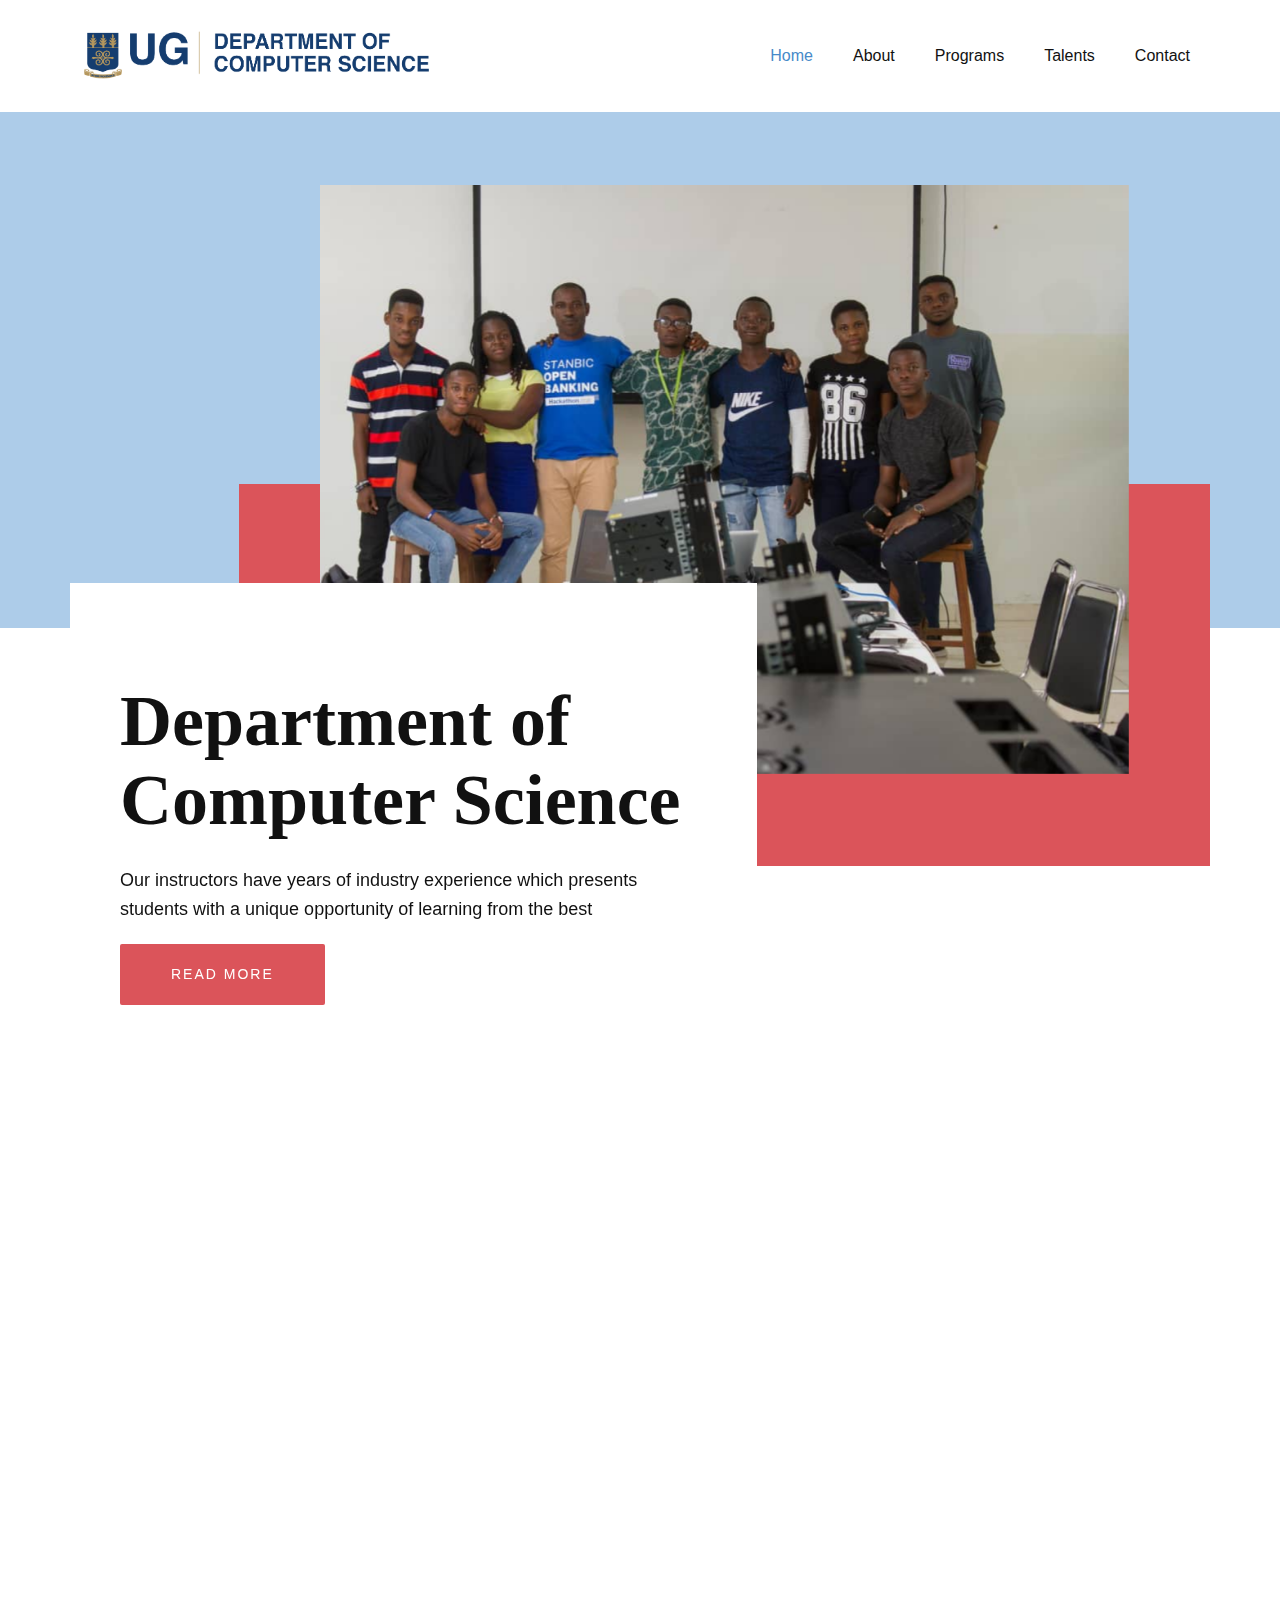
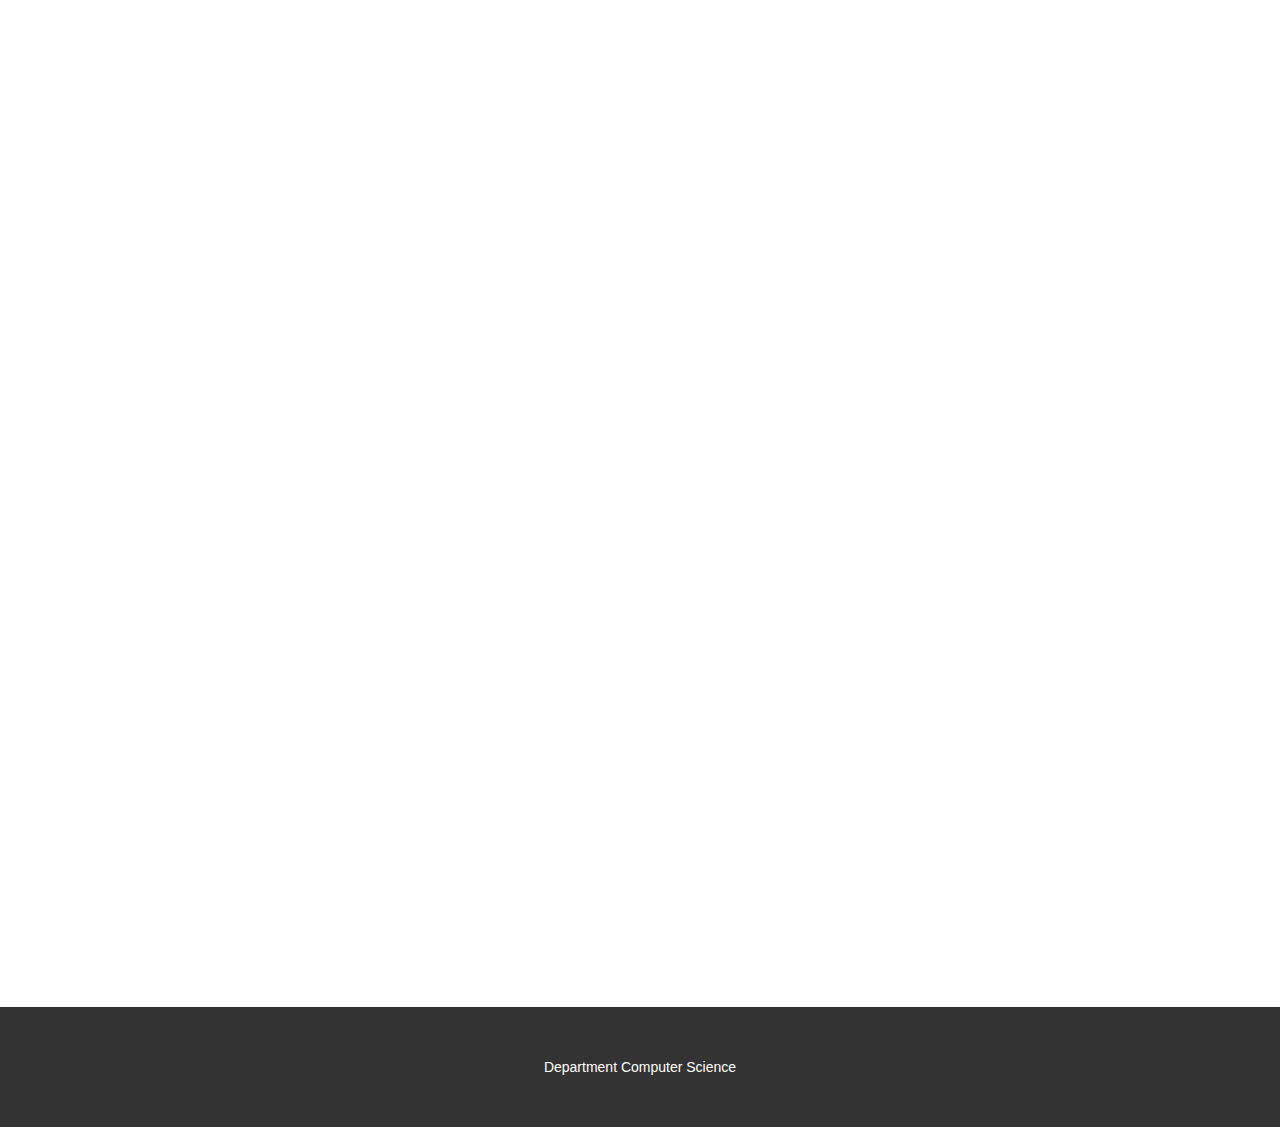
<file: index.html>
<!DOCTYPE html>
<html style="font-size: 16px;" lang="en"><head>
    <meta name="viewport" content="width=device-width, initial-scale=1.0">
    <meta charset="utf-8">
    <meta name="keywords" content="Branding agency based in London, ​Ready to get started?, ​Build your dream website today, ​We only partner with people who want to challenge their sector, ​Researchers&nbsp;Desi​gners.&nbsp;Engineers.&nbsp;Innovators., ​On a mission to make young brands heard, trusted and loved!, Contact Us">
    <meta name="description" content="">
    <title>Home</title>
    <link rel="stylesheet" href="nicepage.css" media="screen">
<link rel="stylesheet" href="Home.css" media="screen">
 <script class="u-script" type="text/javascript" src="jquery.js" defer=""></script>
    <script class="u-script" type="text/javascript" src="nicepage.js" defer=""></script>
    
  </head>
  <body data-home-page="Home.html" data-home-page-title="Home" data-path-to-root="./" data-include-products="false" class="u-body u-xl-mode" data-lang="en"><header class="u-clearfix u-header u-header" id="sec-332b"><div class="u-clearfix u-sheet u-sheet-1">
        <a href="https://nicepage.com" class="u-image u-logo u-image-1" data-image-width="1109" data-image-height="185">
          <img src="images/comScience_logo.png" class="u-logo-image u-logo-image-1">
        </a>
        <nav class="u-menu u-menu-dropdown u-offcanvas u-menu-1">
          <div class="menu-collapse" style="font-size: 1rem; letter-spacing: 0px;">
            <a class="u-button-style u-custom-left-right-menu-spacing u-custom-padding-bottom u-custom-top-bottom-menu-spacing u-nav-link u-text-active-palette-1-base u-text-hover-palette-2-base" href="#">
              <svg class="u-svg-link" viewBox="0 0 24 24"><use xmlns:xlink="http://www.w3.org/1999/xlink" xlink:href="#menu-hamburger"></use></svg>
              <svg class="u-svg-content" version="1.1" id="menu-hamburger" viewBox="0 0 16 16" x="0px" y="0px" xmlns:xlink="http://www.w3.org/1999/xlink" xmlns="http://www.w3.org/2000/svg"><g><rect y="1" width="16" height="2"></rect><rect y="7" width="16" height="2"></rect><rect y="13" width="16" height="2"></rect>
</g></svg>
            </a>
          </div>
          <div class="u-custom-menu u-nav-container">
            <ul class="u-nav u-unstyled u-nav-1"><li class="u-nav-item"><a class="u-button-style u-nav-link u-text-active-palette-1-base u-text-hover-palette-2-base" href="Home.html" style="padding: 10px 20px;">Home</a>
</li><li class="u-nav-item"><a class="u-button-style u-nav-link u-text-active-palette-1-base u-text-hover-palette-2-base" href="About.html" style="padding: 10px 20px;">About</a><div class="u-nav-popup"><ul class="u-h-spacing-20 u-nav u-unstyled u-v-spacing-10"><li class="u-nav-item"><a class="u-button-style u-nav-link u-white" href="Alumni.html">Alumni</a>
</li><li class="u-nav-item"><a class="u-button-style u-nav-link u-white" href="HoD.html">HoD</a>
</li><li class="u-nav-item"><a class="u-button-style u-nav-link u-white" href="Student-Gallery.html">Student Gallery</a>
</li></ul>
</div>
</li><li class="u-nav-item"><a class="u-button-style u-nav-link u-text-active-palette-1-base u-text-hover-palette-2-base" href="Programs.html" style="padding: 10px 20px;">Programs</a><div class="u-nav-popup"><ul class="u-h-spacing-20 u-nav u-unstyled u-v-spacing-10"><li class="u-nav-item"><a class="u-button-style u-nav-link u-white" href="Research.html">Research</a>
</li><li class="u-nav-item"><a class="u-button-style u-nav-link u-white" href="Short-Courses.html">Short Courses</a>
</li></ul>
</div>
</li><li class="u-nav-item"><a class="u-button-style u-nav-link u-text-active-palette-1-base u-text-hover-palette-2-base" href="Talents.html" style="padding: 10px 20px;">Talents</a>
</li><li class="u-nav-item"><a class="u-button-style u-nav-link u-text-active-palette-1-base u-text-hover-palette-2-base" href="Contact.html" style="padding: 10px 20px;">Contact</a>
</li></ul>
          </div>
          <div class="u-custom-menu u-nav-container-collapse">
            <div class="u-black u-container-style u-inner-container-layout u-opacity u-opacity-95 u-sidenav">
              <div class="u-inner-container-layout u-sidenav-overflow">
                <div class="u-menu-close"></div>
                <ul class="u-align-center u-nav u-popupmenu-items u-unstyled u-nav-4"><li class="u-nav-item"><a class="u-button-style u-nav-link" href="Home.html">Home</a>
</li><li class="u-nav-item"><a class="u-button-style u-nav-link" href="About.html">About</a><div class="u-nav-popup"><ul class="u-h-spacing-20 u-nav u-unstyled u-v-spacing-10"><li class="u-nav-item"><a class="u-button-style u-nav-link" href="Alumni.html">Alumni</a>
</li><li class="u-nav-item"><a class="u-button-style u-nav-link" href="HoD.html">HoD</a>
</li><li class="u-nav-item"><a class="u-button-style u-nav-link" href="Student-Gallery.html">Student Gallery</a>
</li></ul>
</div>
</li><li class="u-nav-item"><a class="u-button-style u-nav-link" href="Programs.html">Programs</a><div class="u-nav-popup"><ul class="u-h-spacing-20 u-nav u-unstyled u-v-spacing-10"><li class="u-nav-item"><a class="u-button-style u-nav-link" href="Research.html">Research</a>
</li><li class="u-nav-item"><a class="u-button-style u-nav-link" href="Short-Courses.html">Short Courses</a>
</li></ul>
</div>
</li><li class="u-nav-item"><a class="u-button-style u-nav-link" href="Talents.html">Talents</a>
</li><li class="u-nav-item"><a class="u-button-style u-nav-link" href="Contact.html">Contact</a>
</li></ul>
              </div>
            </div>
            <div class="u-black u-menu-overlay u-opacity u-opacity-70"></div>
          </div>
        </nav>
      </div></header>
    <section class="u-clearfix u-valign-middle-sm u-valign-middle-xs u-valign-top-xl u-section-1" id="sec-4023">
      <div class="u-expanded-width u-palette-1-light-2 u-shape u-shape-rectangle u-shape-1" data-animation-name="flipIn" data-animation-duration="1500" data-animation-direction="X" data-animation-delay="750"></div>
      <div class="u-palette-2-base u-shape u-shape-rectangle u-shape-2" data-animation-name="customAnimationIn" data-animation-duration="1500" data-animation-delay="500"></div>
      <img class="u-align-left u-image u-image-1" src="images/PHOTO-2019-03-04-14-42-371.jpg" data-image-width="1080" data-image-height="720" data-animation-name="customAnimationIn" data-animation-duration="1500">
      <div class="u-align-left u-container-align-left u-container-style u-group u-white u-group-1" data-animation-name="customAnimationIn" data-animation-duration="1500" data-animation-delay="500">
        <div class="u-container-layout u-valign-middle u-container-layout-1">
          <h2 class="u-align-left u-custom-font u-text u-text-1" data-animation-name="" data-animation-duration="0" data-animation-delay="0" data-animation-direction="">Department of Computer Science</h2>
          <p class="u-align-left u-text u-text-2"> Our instructors have years of industry experience which presents students with a unique opportunity of learning from the best<br>
          </p>
          <a href="About.html" class="u-active-palette-1-dark-3 u-align-left u-btn u-btn-round u-button-style u-hover-palette-1-dark-3 u-palette-2-base u-radius-2 u-btn-1">read more</a>
        </div>
      </div>
    </section>
    <section class="u-clearfix u-container-align-center u-valign-bottom u-section-2" id="sec-cd54">
      <div class="data-layout-selected u-clearfix u-expanded-width u-gutter-20 u-layout-wrap u-layout-wrap-1">
        <div class="u-layout">
          <div class="u-layout-row">
            <div class="u-size-15 u-size-30-md">
              <div class="u-layout-col">
                <div class="u-container-style u-hidden-md u-hidden-sm u-hidden-xs u-layout-cell u-size-20 u-layout-cell-1">
                  <div class="u-container-layout u-container-layout-1"></div>
                </div>
                <div class="u-container-align-center u-container-style u-image u-layout-cell u-size-40 u-image-1" data-image-width="1200" data-image-height="899" data-animation-name="customAnimationIn" data-animation-duration="1500" data-animation-delay="500">
                  <div class="u-container-layout u-container-layout-2"></div>
                </div>
              </div>
            </div>
            <div class="u-size-15 u-size-30-md">
              <div class="u-layout-col">
                <div class="u-container-style u-layout-cell u-size-40 u-layout-cell-3" data-animation-name="customAnimationIn" data-animation-duration="1500" data-animation-delay="750">
                  <div class="u-container-layout u-valign-bottom u-container-layout-3">
                    <h4 class="u-text u-text-default u-text-1">Code:</h4>
                    <p class="u-text u-text-default u-text-2"> This is the Information Technology age and at its core is Computer Science.</p>
                  </div>
                </div>
                <div class="u-container-align-center u-container-style u-image u-layout-cell u-size-20 u-image-2" data-image-width="1080" data-image-height="720" data-animation-name="customAnimationIn" data-animation-duration="1500" data-animation-delay="0">
                  <div class="u-container-layout u-container-layout-4"></div>
                </div>
              </div>
            </div>
            <div class="u-size-15 u-size-30-md">
              <div class="u-layout-col">
                <div class="u-container-style u-hidden-md u-hidden-sm u-hidden-xs u-layout-cell u-size-20 u-layout-cell-5">
                  <div class="u-container-layout u-container-layout-5"></div>
                </div>
                <div class="u-container-align-center u-container-style u-image u-layout-cell u-size-40 u-image-3" data-image-width="1080" data-image-height="720" data-animation-name="customAnimationIn" data-animation-duration="1500" data-animation-delay="500">
                  <div class="u-container-layout u-container-layout-6"></div>
                </div>
              </div>
            </div>
            <div class="u-size-15 u-size-30-md">
              <div class="u-layout-col">
                <div class="u-container-style u-hidden-md u-hidden-sm u-hidden-xs u-layout-cell u-size-40 u-layout-cell-7">
                  <div class="u-container-layout u-container-layout-7"></div>
                </div>
                <div class="u-container-align-center u-container-style u-image u-layout-cell u-size-20 u-image-4" data-image-width="1380" data-image-height="920" data-animation-name="customAnimationIn" data-animation-duration="1500" data-animation-delay="0">
                  <div class="u-container-layout u-container-layout-8"></div>
                </div>
              </div>
            </div>
          </div>
        </div>
      </div>
    </section>
    <section class="u-align-left u-clearfix u-valign-middle-md u-valign-middle-sm u-valign-middle-xs u-section-3" id="carousel_0364">
      <div class="u-palette-2-base u-shape u-shape-rectangle u-shape-1" data-animation-name="customAnimationIn" data-animation-duration="1500" data-animation-delay="250"></div>
      <div class="data-layout-selected u-clearfix u-layout-wrap u-layout-wrap-1">
        <div class="u-layout">
          <div class="u-layout-row">
            <div class="u-container-style u-image u-layout-cell u-left-cell u-size-33 u-image-1" data-image-width="700" data-image-height="774" data-animation-name="customAnimationIn" data-animation-duration="1500" data-animation-delay="500">
              <div class="u-container-layout u-container-layout-1"></div>
            </div>
            <div class="u-align-right u-container-align-right u-container-style u-layout-cell u-right-cell u-size-27 u-layout-cell-2" data-animation-name="customAnimationIn" data-animation-duration="1500" data-animation-delay="250">
              <div class="u-container-layout u-container-layout-2">
                <h2 class="u-align-right u-text u-text-1"> Things get interesting because you are eager to know more , or you become eager to know more because it is interesting?</h2>
              </div>
            </div>
          </div>
        </div>
      </div>
      <div class="u-black u-container-style u-group u-shape-rectangle u-group-1" data-animation-name="customAnimationIn" data-animation-duration="1500">
        <div class="u-container-layout u-valign-middle u-container-layout-3"><span class="u-icon u-icon-circle u-text-palette-2-base u-icon-1"><svg class="u-svg-link" preserveAspectRatio="xMidYMin slice" viewBox="0 0 95.333 95.332" style=""><use xmlns:xlink="http://www.w3.org/1999/xlink" xlink:href="#svg-b3f8"></use></svg><svg class="u-svg-content" viewBox="0 0 95.333 95.332" x="0px" y="0px" id="svg-b3f8" style="enable-background:new 0 0 95.333 95.332;"><g><g><path d="M30.512,43.939c-2.348-0.676-4.696-1.019-6.98-1.019c-3.527,0-6.47,0.806-8.752,1.793    c2.2-8.054,7.485-21.951,18.013-23.516c0.975-0.145,1.774-0.85,2.04-1.799l2.301-8.23c0.194-0.696,0.079-1.441-0.318-2.045    s-1.035-1.007-1.75-1.105c-0.777-0.106-1.569-0.16-2.354-0.16c-12.637,0-25.152,13.19-30.433,32.076    c-3.1,11.08-4.009,27.738,3.627,38.223c4.273,5.867,10.507,9,18.529,9.313c0.033,0.001,0.065,0.002,0.098,0.002    c9.898,0,18.675-6.666,21.345-16.209c1.595-5.705,0.874-11.688-2.032-16.851C40.971,49.307,36.236,45.586,30.512,43.939z"></path><path d="M92.471,54.413c-2.875-5.106-7.61-8.827-13.334-10.474c-2.348-0.676-4.696-1.019-6.979-1.019    c-3.527,0-6.471,0.806-8.753,1.793c2.2-8.054,7.485-21.951,18.014-23.516c0.975-0.145,1.773-0.85,2.04-1.799l2.301-8.23    c0.194-0.696,0.079-1.441-0.318-2.045c-0.396-0.604-1.034-1.007-1.75-1.105c-0.776-0.106-1.568-0.16-2.354-0.16    c-12.637,0-25.152,13.19-30.434,32.076c-3.099,11.08-4.008,27.738,3.629,38.225c4.272,5.866,10.507,9,18.528,9.312    c0.033,0.001,0.065,0.002,0.099,0.002c9.897,0,18.675-6.666,21.345-16.209C96.098,65.559,95.376,59.575,92.471,54.413z"></path>
</g>
</g></svg></span>
          <p class="u-align-left u-text u-text-grey-10 u-text-2"> This is the Information Technology age and at its core is Computer Science.</p>
          <p class="u-align-right u-text u-text-body-alt-color u-text-3">– Dr Jamal</p>
        </div>
      </div>
    </section>
    
    
    
    <footer class="u-align-center u-clearfix u-footer u-grey-80 u-footer" id="sec-0cab"><div class="u-clearfix u-sheet u-sheet-1">
        <p class="u-small-text u-text u-text-variant u-text-1">Department Computer Science</p>
      </div></footer>
   
  
</body></html>
</file>
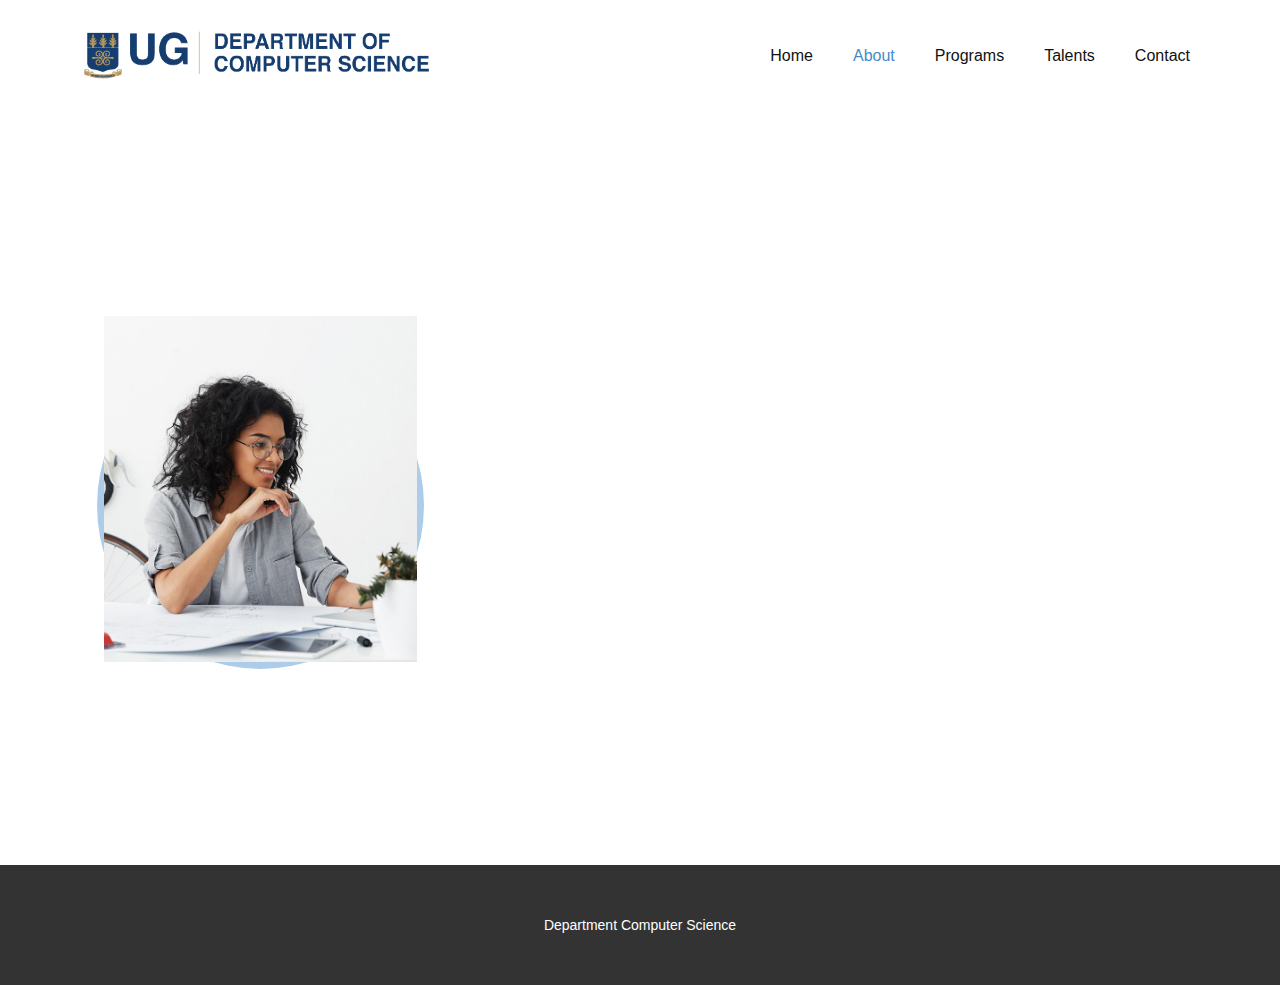
<file: About.html>
<!DOCTYPE html>
<html style="font-size: 16px;" lang="en"><head>
    <meta name="viewport" content="width=device-width, initial-scale=1.0">
    <meta charset="utf-8">
    <meta name="keywords" content="​Build your dream website today">
    <meta name="description" content="">
    <title>About</title>
    <link rel="stylesheet" href="nicepage.css" media="screen">
<link rel="stylesheet" href="About.css" media="screen">
    <script class="u-script" type="text/javascript" src="jquery.js" defer=""></script>
    <script class="u-script" type="text/javascript" src="nicepage.js" defer=""></script>
</head>
  <body data-path-to-root="./" data-include-products="false" class="u-body u-xl-mode" data-lang="en"><header class="u-clearfix u-header u-header" id="sec-332b"><div class="u-clearfix u-sheet u-sheet-1">
        <a href="https://nicepage.com" class="u-image u-logo u-image-1" data-image-width="1109" data-image-height="185">
          <img src="images/comScience_logo.png" class="u-logo-image u-logo-image-1">
        </a>
        <nav class="u-menu u-menu-dropdown u-offcanvas u-menu-1">
          <div class="menu-collapse" style="font-size: 1rem; letter-spacing: 0px;">
            <a class="u-button-style u-custom-left-right-menu-spacing u-custom-padding-bottom u-custom-top-bottom-menu-spacing u-nav-link u-text-active-palette-1-base u-text-hover-palette-2-base" href="#">
              <svg class="u-svg-link" viewBox="0 0 24 24"><use xmlns:xlink="http://www.w3.org/1999/xlink" xlink:href="#menu-hamburger"></use></svg>
              <svg class="u-svg-content" version="1.1" id="menu-hamburger" viewBox="0 0 16 16" x="0px" y="0px" xmlns:xlink="http://www.w3.org/1999/xlink" xmlns="http://www.w3.org/2000/svg"><g><rect y="1" width="16" height="2"></rect><rect y="7" width="16" height="2"></rect><rect y="13" width="16" height="2"></rect>
</g></svg>
            </a>
          </div>
          <div class="u-custom-menu u-nav-container">
            <ul class="u-nav u-unstyled u-nav-1"><li class="u-nav-item"><a class="u-button-style u-nav-link u-text-active-palette-1-base u-text-hover-palette-2-base" href="Home.html" style="padding: 10px 20px;">Home</a>
</li><li class="u-nav-item"><a class="u-button-style u-nav-link u-text-active-palette-1-base u-text-hover-palette-2-base" href="About.html" style="padding: 10px 20px;">About</a><div class="u-nav-popup"><ul class="u-h-spacing-20 u-nav u-unstyled u-v-spacing-10"><li class="u-nav-item"><a class="u-button-style u-nav-link u-white" href="Alumni.html">Alumni</a>
</li><li class="u-nav-item"><a class="u-button-style u-nav-link u-white" href="HoD.html">HoD</a>
</li><li class="u-nav-item"><a class="u-button-style u-nav-link u-white" href="Student-Gallery.html">Student Gallery</a>
</li></ul>
</div>
</li><li class="u-nav-item"><a class="u-button-style u-nav-link u-text-active-palette-1-base u-text-hover-palette-2-base" href="Programs.html" style="padding: 10px 20px;">Programs</a><div class="u-nav-popup"><ul class="u-h-spacing-20 u-nav u-unstyled u-v-spacing-10"><li class="u-nav-item"><a class="u-button-style u-nav-link u-white" href="Research.html">Research</a>
</li><li class="u-nav-item"><a class="u-button-style u-nav-link u-white" href="Short-Courses.html">Short Courses</a>
</li></ul>
</div>
</li><li class="u-nav-item"><a class="u-button-style u-nav-link u-text-active-palette-1-base u-text-hover-palette-2-base" href="Talents.html" style="padding: 10px 20px;">Talents</a>
</li><li class="u-nav-item"><a class="u-button-style u-nav-link u-text-active-palette-1-base u-text-hover-palette-2-base" href="Contact.html" style="padding: 10px 20px;">Contact</a>
</li></ul>
          </div>
          <div class="u-custom-menu u-nav-container-collapse">
            <div class="u-black u-container-style u-inner-container-layout u-opacity u-opacity-95 u-sidenav">
              <div class="u-inner-container-layout u-sidenav-overflow">
                <div class="u-menu-close"></div>
                <ul class="u-align-center u-nav u-popupmenu-items u-unstyled u-nav-4"><li class="u-nav-item"><a class="u-button-style u-nav-link" href="Home.html">Home</a>
</li><li class="u-nav-item"><a class="u-button-style u-nav-link" href="About.html">About</a><div class="u-nav-popup"><ul class="u-h-spacing-20 u-nav u-unstyled u-v-spacing-10"><li class="u-nav-item"><a class="u-button-style u-nav-link" href="Alumni.html">Alumni</a>
</li><li class="u-nav-item"><a class="u-button-style u-nav-link" href="HoD.html">HoD</a>
</li><li class="u-nav-item"><a class="u-button-style u-nav-link" href="Student-Gallery.html">Student Gallery</a>
</li></ul>
</div>
</li><li class="u-nav-item"><a class="u-button-style u-nav-link" href="Programs.html">Programs</a><div class="u-nav-popup"><ul class="u-h-spacing-20 u-nav u-unstyled u-v-spacing-10"><li class="u-nav-item"><a class="u-button-style u-nav-link" href="Research.html">Research</a>
</li><li class="u-nav-item"><a class="u-button-style u-nav-link" href="Short-Courses.html">Short Courses</a>
</li></ul>
</div>
</li><li class="u-nav-item"><a class="u-button-style u-nav-link" href="Talents.html">Talents</a>
</li><li class="u-nav-item"><a class="u-button-style u-nav-link" href="Contact.html">Contact</a>
</li></ul>
              </div>
            </div>
            <div class="u-black u-menu-overlay u-opacity u-opacity-70"></div>
          </div>
        </nav>
      </div></header>
    <section class="u-clearfix u-section-1" id="sec-317b">
      <div class="u-clearfix u-sheet u-sheet-1">
        <div class="data-layout-selected u-clearfix u-expanded-width u-layout-wrap u-layout-wrap-1">
          <div class="u-layout">
            <div class="u-layout-row">
              <div class="u-align-center u-container-style u-layout-cell u-size-20-lg u-size-20-xl u-size-28-md u-size-28-sm u-size-28-xs u-layout-cell-1">
                <div class="u-container-layout u-valign-middle-lg u-valign-middle-md u-valign-middle-sm u-valign-middle-xl u-container-layout-1">
                  <div class="u-expanded-width-xs u-palette-1-light-2 u-preserve-proportions u-shape u-shape-circle u-shape-1" data-animation-name="customAnimationIn" data-animation-duration="1500" data-animation-delay="250">
                    <div class="u-preserve-proportions-child" style="padding-top: 100%;"></div>
                  </div>
                  <img class="u-image u-image-contain u-image-round u-radius-30 u-image-1" src="images/fggf.jpg" alt="" data-image-width="700" data-image-height="774" data-animation-name="customAnimationIn" data-animation-duration="1500" data-animation-delay="500">
                </div>
              </div>
              <div class="u-align-left u-container-align-left u-container-style u-layout-cell u-size-32-md u-size-32-sm u-size-32-xs u-size-40-lg u-size-40-xl u-layout-cell-2" data-animation-name="customAnimationIn" data-animation-duration="1500" data-animation-delay="750">
                <div class="u-container-layout u-container-layout-2">
                  <h5 class="u-align-left u-text u-text-default u-text-1">about us</h5>
                  <p class="u-align-left u-text u-text-2"> This is the Information Technology age and at its core is Computer Science. The study of computer science is therefore critical if society is to take full advantage of the benefits Information Technology has to offer and make rapid economic advances. Computer science involves the study and development of applications that allow for our everyday use of computers, the software systems that support these applications, and the means and methods used to produce both applications and systems that behave reliably, correctly and ethically. At the heart of Computer Science lies the skill of computer programming and employers who hire Computer Scientists expect adept programmers with knowledge of current techniques and tools and the ability to apply sound engineering principles to the development, construction and maintenance of computer programs. </p>
                </div>
              </div>
            </div>
          </div>
        </div>
      </div>
    </section>
    
    
    
    <footer class="u-align-center u-clearfix u-footer u-grey-80 u-footer" id="sec-0cab"><div class="u-clearfix u-sheet u-sheet-1">
        <p class="u-small-text u-text u-text-variant u-text-1">Department Computer Science</p>
      </div></footer>
   
  
</body></html>
</file>
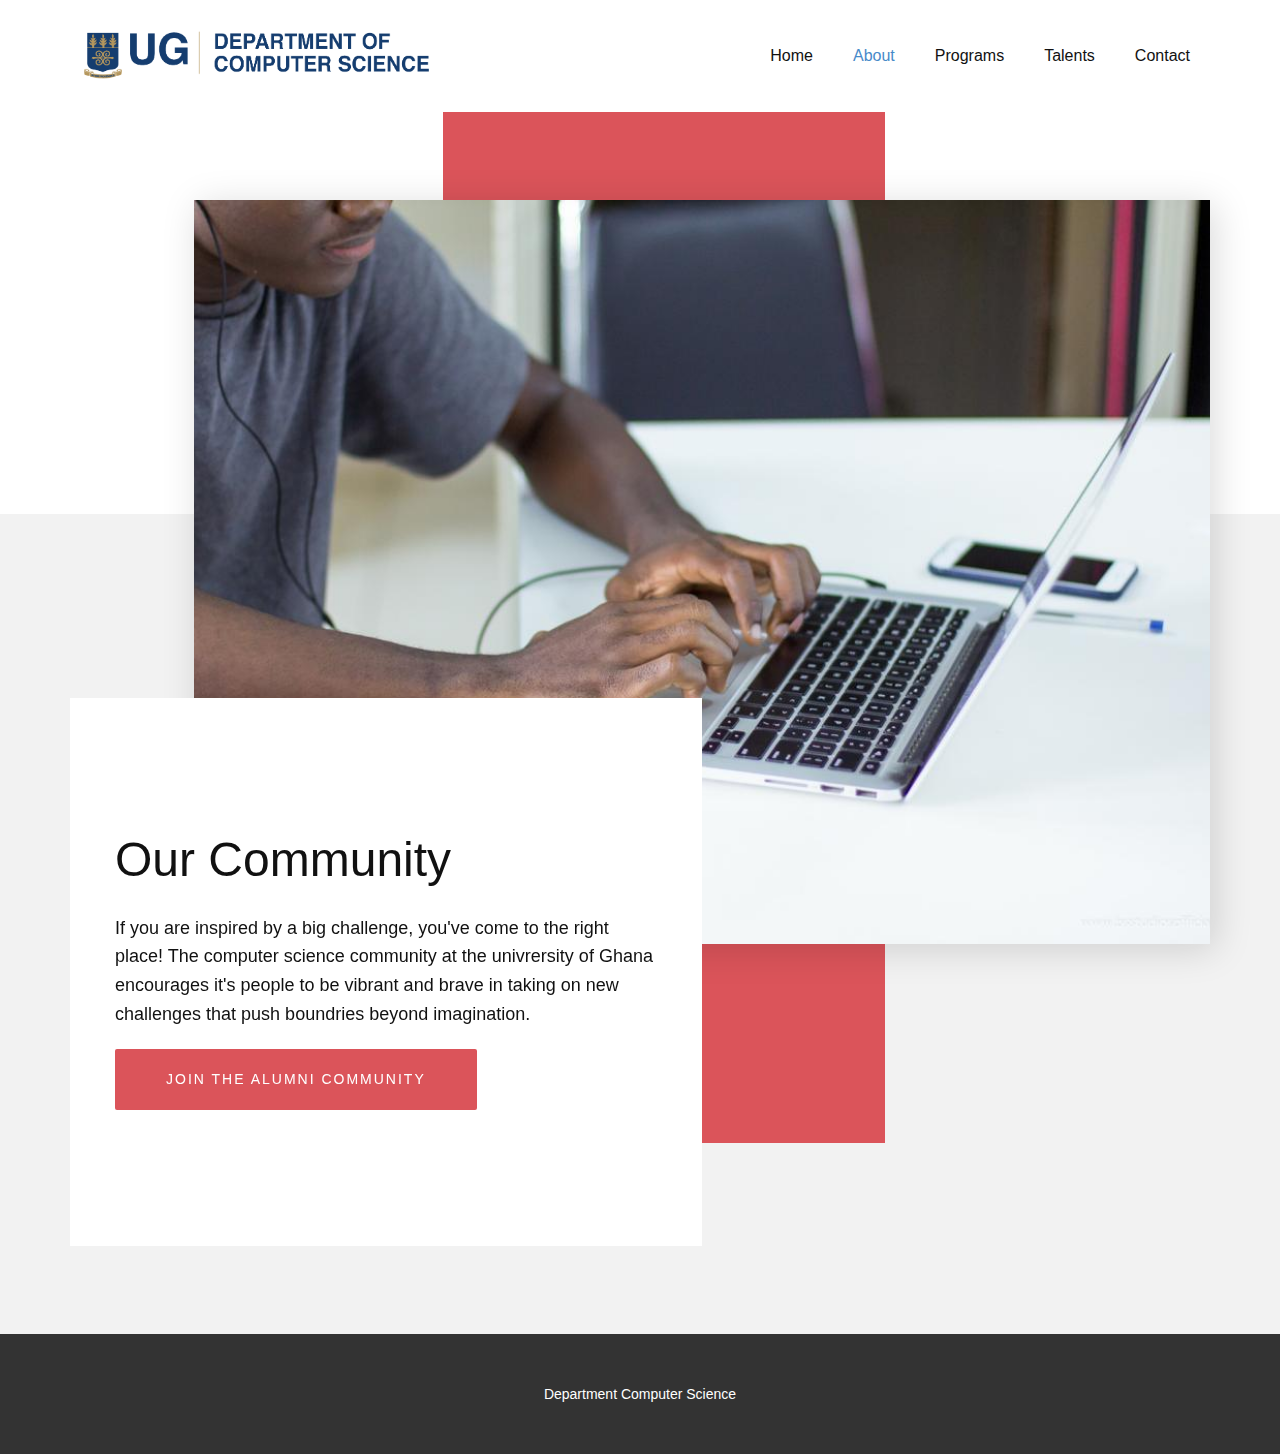
<file: Alumni.html>
<!DOCTYPE html>
<html style="font-size: 16px;" lang="en"><head>
    <meta name="viewport" content="width=device-width, initial-scale=1.0">
    <meta charset="utf-8">
    <meta name="keywords" content="​Build your dream website today">
    <meta name="description" content="">
    <title>Alumni</title>
    <link rel="stylesheet" href="nicepage.css" media="screen">
<link rel="stylesheet" href="Alumni.css" media="screen">
    <script class="u-script" type="text/javascript" src="jquery.js" defer=""></script>
    <script class="u-script" type="text/javascript" src="nicepage.js" defer=""></script>
    <script class="u-script" type="text/javascript" src="jquery.js" defer=""></script>
    <script class="u-script" type="text/javascript" src="nicepage.js" defer=""></script>
    </head>
  <body data-path-to-root="./" data-include-products="false" class="u-body u-xl-mode" data-lang="en"><header class="u-clearfix u-header u-header" id="sec-332b"><div class="u-clearfix u-sheet u-sheet-1">
        <a href="https://nicepage.com" class="u-image u-logo u-image-1" data-image-width="1109" data-image-height="185">
          <img src="images/comScience_logo.png" class="u-logo-image u-logo-image-1">
        </a>
        <nav class="u-menu u-menu-dropdown u-offcanvas u-menu-1">
          <div class="menu-collapse" style="font-size: 1rem; letter-spacing: 0px;">
            <a class="u-button-style u-custom-left-right-menu-spacing u-custom-padding-bottom u-custom-top-bottom-menu-spacing u-nav-link u-text-active-palette-1-base u-text-hover-palette-2-base" href="#">
              <svg class="u-svg-link" viewBox="0 0 24 24"><use xmlns:xlink="http://www.w3.org/1999/xlink" xlink:href="#menu-hamburger"></use></svg>
              <svg class="u-svg-content" version="1.1" id="menu-hamburger" viewBox="0 0 16 16" x="0px" y="0px" xmlns:xlink="http://www.w3.org/1999/xlink" xmlns="http://www.w3.org/2000/svg"><g><rect y="1" width="16" height="2"></rect><rect y="7" width="16" height="2"></rect><rect y="13" width="16" height="2"></rect>
</g></svg>
            </a>
          </div>
          <div class="u-custom-menu u-nav-container">
            <ul class="u-nav u-unstyled u-nav-1"><li class="u-nav-item"><a class="u-button-style u-nav-link u-text-active-palette-1-base u-text-hover-palette-2-base" href="Home.html" style="padding: 10px 20px;">Home</a>
</li><li class="u-nav-item"><a class="u-button-style u-nav-link u-text-active-palette-1-base u-text-hover-palette-2-base" href="About.html" style="padding: 10px 20px;">About</a><div class="u-nav-popup"><ul class="u-h-spacing-20 u-nav u-unstyled u-v-spacing-10"><li class="u-nav-item"><a class="u-button-style u-nav-link u-white" href="Alumni.html">Alumni</a>
</li><li class="u-nav-item"><a class="u-button-style u-nav-link u-white" href="HoD.html">HoD</a>
</li><li class="u-nav-item"><a class="u-button-style u-nav-link u-white" href="Student-Gallery.html">Student Gallery</a>
</li></ul>
</div>
</li><li class="u-nav-item"><a class="u-button-style u-nav-link u-text-active-palette-1-base u-text-hover-palette-2-base" href="Programs.html" style="padding: 10px 20px;">Programs</a><div class="u-nav-popup"><ul class="u-h-spacing-20 u-nav u-unstyled u-v-spacing-10"><li class="u-nav-item"><a class="u-button-style u-nav-link u-white" href="Research.html">Research</a>
</li><li class="u-nav-item"><a class="u-button-style u-nav-link u-white" href="Short-Courses.html">Short Courses</a>
</li></ul>
</div>
</li><li class="u-nav-item"><a class="u-button-style u-nav-link u-text-active-palette-1-base u-text-hover-palette-2-base" href="Talents.html" style="padding: 10px 20px;">Talents</a>
</li><li class="u-nav-item"><a class="u-button-style u-nav-link u-text-active-palette-1-base u-text-hover-palette-2-base" href="Contact.html" style="padding: 10px 20px;">Contact</a>
</li></ul>
          </div>
          <div class="u-custom-menu u-nav-container-collapse">
            <div class="u-black u-container-style u-inner-container-layout u-opacity u-opacity-95 u-sidenav">
              <div class="u-inner-container-layout u-sidenav-overflow">
                <div class="u-menu-close"></div>
                <ul class="u-align-center u-nav u-popupmenu-items u-unstyled u-nav-4"><li class="u-nav-item"><a class="u-button-style u-nav-link" href="Home.html">Home</a>
</li><li class="u-nav-item"><a class="u-button-style u-nav-link" href="About.html">About</a><div class="u-nav-popup"><ul class="u-h-spacing-20 u-nav u-unstyled u-v-spacing-10"><li class="u-nav-item"><a class="u-button-style u-nav-link" href="Alumni.html">Alumni</a>
</li><li class="u-nav-item"><a class="u-button-style u-nav-link" href="HoD.html">HoD</a>
</li><li class="u-nav-item"><a class="u-button-style u-nav-link" href="Student-Gallery.html">Student Gallery</a>
</li></ul>
</div>
</li><li class="u-nav-item"><a class="u-button-style u-nav-link" href="Programs.html">Programs</a><div class="u-nav-popup"><ul class="u-h-spacing-20 u-nav u-unstyled u-v-spacing-10"><li class="u-nav-item"><a class="u-button-style u-nav-link" href="Research.html">Research</a>
</li><li class="u-nav-item"><a class="u-button-style u-nav-link" href="Short-Courses.html">Short Courses</a>
</li></ul>
</div>
</li><li class="u-nav-item"><a class="u-button-style u-nav-link" href="Talents.html">Talents</a>
</li><li class="u-nav-item"><a class="u-button-style u-nav-link" href="Contact.html">Contact</a>
</li></ul>
              </div>
            </div>
            <div class="u-black u-menu-overlay u-opacity u-opacity-70"></div>
          </div>
        </nav>
      </div></header> 
    <section class="u-clearfix u-grey-5 u-section-1" id="sec-3784">
      <div class="u-expanded-width u-shape u-shape-rectangle u-white u-shape-1" data-animation-name="customAnimationIn" data-animation-duration="1500"></div>
      <div class="custom-expanded u-palette-2-base u-shape u-shape-rectangle u-shape-2" data-animation-name="flipIn" data-animation-duration="1500" data-animation-delay="500" data-animation-direction="X"></div>
      <img src="images/PHOTO-2019-03-04-14-45-132.jpg" class="u-align-left u-image u-image-1" data-image-width="1080" data-image-height="720" data-animation-name="customAnimationIn" data-animation-duration="1500" data-animation-delay="500">
      <div class="u-align-left u-container-align-center-sm u-container-align-center-xs u-container-align-left-lg u-container-align-left-md u-container-align-left-xl u-container-style u-group u-white u-group-1" data-animation-name="customAnimationIn" data-animation-duration="1500" data-animation-delay="500">
        <div class="u-container-layout u-valign-middle u-container-layout-1">
          <h2 class="u-align-center-sm u-align-center-xs u-align-left-lg u-align-left-md u-align-left-xl u-text u-text-1"> Our Community</h2>
          <p class="u-align-center-sm u-align-center-xs u-align-left-lg u-align-left-md u-align-left-xl u-text u-text-body-color u-text-2"> If you are inspired by a big challenge, you've come to the right place! The computer science community at the univrersity of Ghana encourages it's people to be vibrant and brave in taking on new challenges that push boundries beyond imagination. </p>
          <a href="https://dcs.ug.edu.gh" class="u-active-palette-1-dark-3 u-align-center-sm u-align-center-xs u-align-left-lg u-align-left-md u-align-left-xl u-btn u-btn-round u-button-style u-hover-palette-1-dark-3 u-palette-2-base u-radius-2 u-btn-1">Join the alumni community</a>
        </div>
      </div>
    </section>
    
    
    
    <footer class="u-align-center u-clearfix u-footer u-grey-80 u-footer" id="sec-0cab"><div class="u-clearfix u-sheet u-sheet-1">
        <p class="u-small-text u-text u-text-variant u-text-1">Department Computer Science</p>
      </div></footer>
    
  
</body></html>
</file>
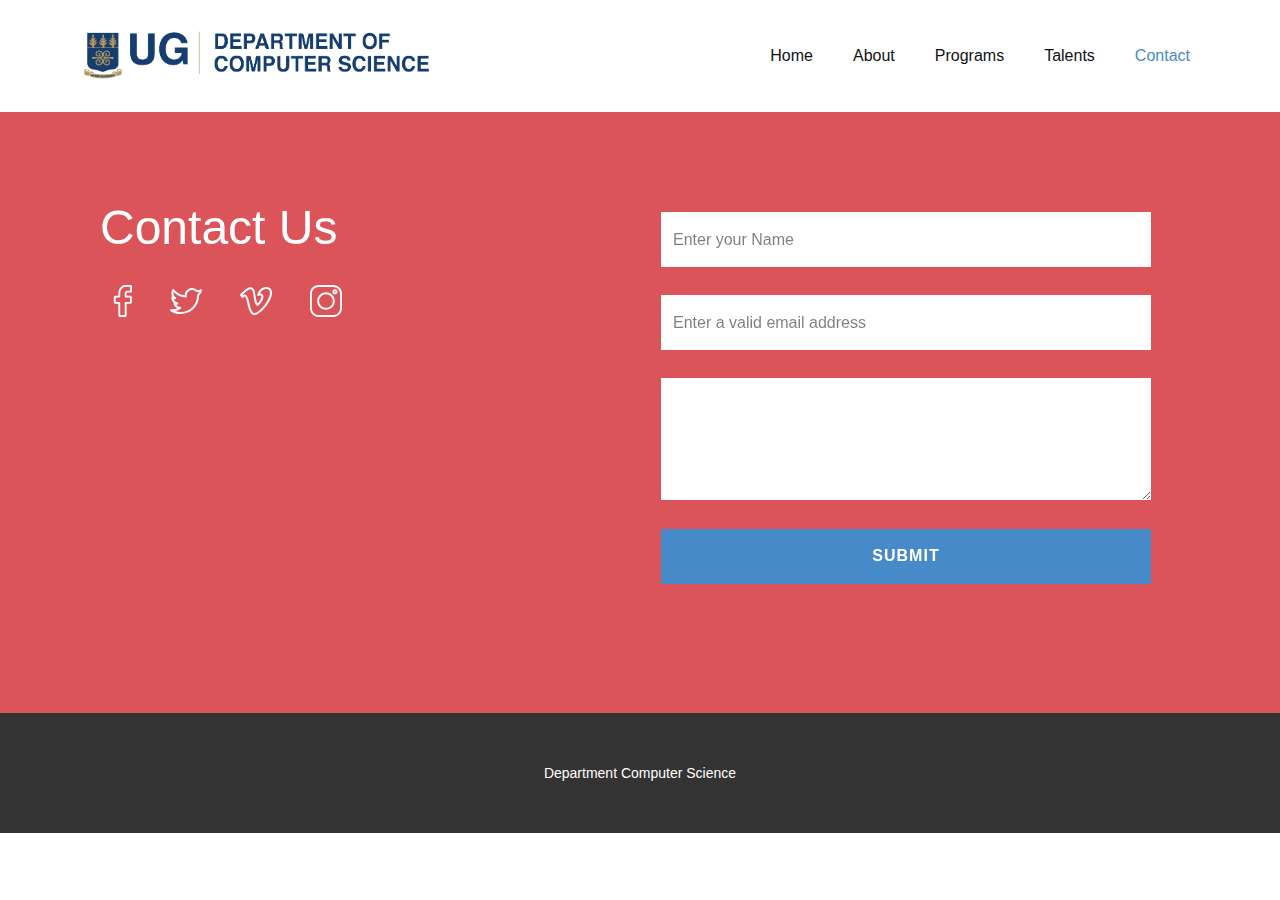
<file: Contact.html>
<!DOCTYPE html>
<html style="font-size: 16px;" lang="en"><head>
    <meta name="viewport" content="width=device-width, initial-scale=1.0">
    <meta charset="utf-8">
    <meta name="keywords" content="Contact Us">
    <meta name="description" content="">
    <title>Contact</title>
    <link rel="stylesheet" href="nicepage.css" media="screen">
<link rel="stylesheet" href="Contact.css" media="screen">
    <script class="u-script" type="text/javascript" src="jquery.js" defer=""></script>
    <script class="u-script" type="text/javascript" src="nicepage.js" defer=""></script>
   </head>
  <body data-path-to-root="./" data-include-products="false" class="u-body u-xl-mode" data-lang="en"><header class="u-clearfix u-header u-header" id="sec-332b"><div class="u-clearfix u-sheet u-sheet-1">
        <a href="https://nicepage.com" class="u-image u-logo u-image-1" data-image-width="1109" data-image-height="185">
          <img src="images/comScience_logo.png" class="u-logo-image u-logo-image-1">
        </a>
        <nav class="u-menu u-menu-dropdown u-offcanvas u-menu-1">
          <div class="menu-collapse" style="font-size: 1rem; letter-spacing: 0px;">
            <a class="u-button-style u-custom-left-right-menu-spacing u-custom-padding-bottom u-custom-top-bottom-menu-spacing u-nav-link u-text-active-palette-1-base u-text-hover-palette-2-base" href="#">
              <svg class="u-svg-link" viewBox="0 0 24 24"><use xmlns:xlink="http://www.w3.org/1999/xlink" xlink:href="#menu-hamburger"></use></svg>
              <svg class="u-svg-content" version="1.1" id="menu-hamburger" viewBox="0 0 16 16" x="0px" y="0px" xmlns:xlink="http://www.w3.org/1999/xlink" xmlns="http://www.w3.org/2000/svg"><g><rect y="1" width="16" height="2"></rect><rect y="7" width="16" height="2"></rect><rect y="13" width="16" height="2"></rect>
</g></svg>
            </a>
          </div>
          <div class="u-custom-menu u-nav-container">
            <ul class="u-nav u-unstyled u-nav-1"><li class="u-nav-item"><a class="u-button-style u-nav-link u-text-active-palette-1-base u-text-hover-palette-2-base" href="Home.html" style="padding: 10px 20px;">Home</a>
</li><li class="u-nav-item"><a class="u-button-style u-nav-link u-text-active-palette-1-base u-text-hover-palette-2-base" href="About.html" style="padding: 10px 20px;">About</a><div class="u-nav-popup"><ul class="u-h-spacing-20 u-nav u-unstyled u-v-spacing-10"><li class="u-nav-item"><a class="u-button-style u-nav-link u-white" href="Alumni.html">Alumni</a>
</li><li class="u-nav-item"><a class="u-button-style u-nav-link u-white" href="HoD.html">HoD</a>
</li><li class="u-nav-item"><a class="u-button-style u-nav-link u-white" href="Student-Gallery.html">Student Gallery</a>
</li></ul>
</div>
</li><li class="u-nav-item"><a class="u-button-style u-nav-link u-text-active-palette-1-base u-text-hover-palette-2-base" href="Programs.html" style="padding: 10px 20px;">Programs</a><div class="u-nav-popup"><ul class="u-h-spacing-20 u-nav u-unstyled u-v-spacing-10"><li class="u-nav-item"><a class="u-button-style u-nav-link u-white" href="Research.html">Research</a>
</li><li class="u-nav-item"><a class="u-button-style u-nav-link u-white" href="Short-Courses.html">Short Courses</a>
</li></ul>
</div>
</li><li class="u-nav-item"><a class="u-button-style u-nav-link u-text-active-palette-1-base u-text-hover-palette-2-base" href="Talents.html" style="padding: 10px 20px;">Talents</a>
</li><li class="u-nav-item"><a class="u-button-style u-nav-link u-text-active-palette-1-base u-text-hover-palette-2-base" href="Contact.html" style="padding: 10px 20px;">Contact</a>
</li></ul>
          </div>
          <div class="u-custom-menu u-nav-container-collapse">
            <div class="u-black u-container-style u-inner-container-layout u-opacity u-opacity-95 u-sidenav">
              <div class="u-inner-container-layout u-sidenav-overflow">
                <div class="u-menu-close"></div>
                <ul class="u-align-center u-nav u-popupmenu-items u-unstyled u-nav-4"><li class="u-nav-item"><a class="u-button-style u-nav-link" href="Home.html">Home</a>
</li><li class="u-nav-item"><a class="u-button-style u-nav-link" href="About.html">About</a><div class="u-nav-popup"><ul class="u-h-spacing-20 u-nav u-unstyled u-v-spacing-10"><li class="u-nav-item"><a class="u-button-style u-nav-link" href="Alumni.html">Alumni</a>
</li><li class="u-nav-item"><a class="u-button-style u-nav-link" href="HoD.html">HoD</a>
</li><li class="u-nav-item"><a class="u-button-style u-nav-link" href="Student-Gallery.html">Student Gallery</a>
</li></ul>
</div>
</li><li class="u-nav-item"><a class="u-button-style u-nav-link" href="Programs.html">Programs</a><div class="u-nav-popup"><ul class="u-h-spacing-20 u-nav u-unstyled u-v-spacing-10"><li class="u-nav-item"><a class="u-button-style u-nav-link" href="Research.html">Research</a>
</li><li class="u-nav-item"><a class="u-button-style u-nav-link" href="Short-Courses.html">Short Courses</a>
</li></ul>
</div>
</li><li class="u-nav-item"><a class="u-button-style u-nav-link" href="Talents.html">Talents</a>
</li><li class="u-nav-item"><a class="u-button-style u-nav-link" href="Contact.html">Contact</a>
</li></ul>
              </div>
            </div>
            <div class="u-black u-menu-overlay u-opacity u-opacity-70"></div>
          </div>
        </nav>
      </div></header>
    <section class="u-clearfix u-palette-2-base u-section-1" id="sec-04fc">
      <div class="u-clearfix u-sheet u-valign-middle u-sheet-1">
        <div class="data-layout-selected u-clearfix u-expanded-width u-layout-wrap u-layout-wrap-1">
          <div class="u-layout">
            <div class="u-layout-row">
              <div class="u-size-28">
                <div class="u-layout-col">
                  <div class="u-align-left u-container-align-left u-container-style u-layout-cell u-right-cell u-size-30 u-layout-cell-1" data-animation-name="customAnimationIn" data-animation-duration="1500" data-animation-delay="250">
                    <div class="u-container-layout u-valign-top u-container-layout-1">
                      <h2 class="u-align-left u-text u-text-1">Contact Us</h2>
                      <div class="u-social-icons u-spacing-38 u-social-icons-1">
                        <a class="u-social-url" target="_blank" href=""><span class="u-icon u-icon-circle u-social-facebook u-social-icon u-text-white u-icon-1"><svg class="u-svg-link" preserveAspectRatio="xMidYMin slice" viewBox="-110 1 511 511.99996" style=""><use xmlns:xlink="http://www.w3.org/1999/xlink" xlink:href="#svg-8ddc"></use></svg><svg class="u-svg-content" viewBox="-110 1 511 511.99996" id="svg-8ddc"><path d="m180 512h-81.992188c-13.695312 0-24.835937-11.140625-24.835937-24.835938v-184.9375h-47.835937c-13.695313 0-24.835938-11.144531-24.835938-24.835937v-79.246094c0-13.695312 11.140625-24.835937 24.835938-24.835937h47.835937v-39.683594c0-39.347656 12.355469-72.824219 35.726563-96.804688 23.476562-24.089843 56.285156-36.820312 94.878906-36.820312l62.53125.101562c13.671875.023438 24.792968 11.164063 24.792968 24.835938v73.578125c0 13.695313-11.136718 24.835937-24.828124 24.835937l-42.101563.015626c-12.839844 0-16.109375 2.574218-16.808594 3.363281-1.152343 1.308593-2.523437 5.007812-2.523437 15.222656v31.351563h58.269531c4.386719 0 8.636719 1.082031 12.289063 3.121093 7.878906 4.402344 12.777343 12.726563 12.777343 21.722657l-.03125 79.246093c0 13.6875-11.140625 24.828125-24.835937 24.828125h-58.46875v184.941406c0 13.695313-11.144532 24.835938-24.839844 24.835938zm-76.8125-30.015625h71.632812v-193.195313c0-9.144531 7.441407-16.582031 16.582032-16.582031h66.726562l.027344-68.882812h-66.757812c-9.140626 0-16.578126-7.4375-16.578126-16.582031v-44.789063c0-11.726563 1.191407-25.0625 10.042969-35.085937 10.695313-12.117188 27.550781-13.515626 39.300781-13.515626l36.921876-.015624v-63.226563l-57.332032-.09375c-62.023437 0-100.566406 39.703125-100.566406 103.609375v53.117188c0 9.140624-7.4375 16.582031-16.578125 16.582031h-56.09375v68.882812h56.09375c9.140625 0 16.578125 7.4375 16.578125 16.582031zm163.0625-451.867187h.003906zm0 0"></path></svg></span>
                        </a>
                        <a class="u-social-url" target="_blank" href=""><span class="u-icon u-icon-circle u-social-icon u-social-twitter u-text-white u-icon-2"><svg class="u-svg-link" preserveAspectRatio="xMidYMin slice" viewBox="0 0 24 24" style=""><use xmlns:xlink="http://www.w3.org/1999/xlink" xlink:href="#svg-52b6"></use></svg><svg class="u-svg-content" viewBox="0 0 24 24" id="svg-52b6"><path d="m.473 19.595c2.222 1.41 4.808 2.155 7.478 2.155 3.91 0 7.493-1.502 10.09-4.229 2.485-2.61 3.852-6.117 3.784-9.676.942-.806 2.05-2.345 2.05-3.845 0-.575-.624-.94-1.13-.647-.885.52-1.692.656-2.522.423-1.695-1.652-4.218-2-6.344-.854-1.858 1-2.891 2.83-2.798 4.83-3.139-.383-6.039-1.957-8.061-4.403-.332-.399-.962-.352-1.226.1-.974 1.668-.964 3.601-.117 5.162-.403.071-.652.41-.652.777 0 1.569.706 3.011 1.843 3.995-.212.204-.282.507-.192.777.5 1.502 1.632 2.676 3.047 3.264-1.539.735-3.241.98-4.756.794-.784-.106-1.171.948-.494 1.377zm7.683-1.914c.561-.431.263-1.329-.441-1.344-1.24-.026-2.369-.637-3.072-1.598.339-.022.69-.074 1.024-.164.761-.206.725-1.304-.048-1.459-1.403-.282-2.504-1.304-2.917-2.62.377.093.761.145 1.144.152.759.004 1.046-.969.427-1.376-1.395-.919-1.99-2.542-1.596-4.068 2.436 2.468 5.741 3.955 9.237 4.123.501.031.877-.44.767-.917-.475-2.059.675-3.502 1.91-4.167 1.222-.66 3.184-.866 4.688.712.447.471 1.955.489 2.722.31-.344.648-.873 1.263-1.368 1.609-.211.148-.332.394-.319.651.161 3.285-1.063 6.551-3.358 8.96-2.312 2.427-5.509 3.764-9.004 3.764-1.39 0-2.753-.226-4.041-.662 1.54-.298 3.003-.95 4.245-1.906z"></path></svg></span>
                        </a>
                        <a class="u-social-url" target="_blank" href=""><span class="u-icon u-icon-circle u-social-icon u-social-instagram u-text-white u-icon-3"><svg class="u-svg-link" preserveAspectRatio="xMidYMin slice" viewBox="0 0 24 24" style=""><use xmlns:xlink="http://www.w3.org/1999/xlink" xlink:href="#svg-46a1"></use></svg><svg class="u-svg-content" viewBox="0 0 24 24" id="svg-46a1"><path d="m13.192 13.94c-.929-1.05-1.793-7.608-1.856-7.93-.591-3.766-2.522-4.385-4.042-4.236-1.873.176-4.375 2.8-7.04 5.151-.296.262-.339.708-.097 1.021l1.059 1.369c.245.318.697.387 1.024.156.891-.626 1.264-.841 1.408-.914 1.979.66 2.032 13.959 7.22 13.959 5.144 0 16.863-14.665 11.984-19.88-1.869-2-7.848-2.168-9.943 4.679-.188.615.439 1.165 1.021.905.453-.201.911-.303 1.361-.303.665 0 .714.25.75.433.304 1.547-2.008 4.976-2.849 5.59zm4.372-5.326c0-.649-.186-1.175-.553-1.561-.486-.511-1.288-.706-2.183-.613 1.793-4.034 5.86-3.922 6.928-2.78 3.513 3.761-6.54 17.355-10.889 17.355-3.865 0-3.507-13.972-7.296-13.972-.254 0-.521.062-1.604.792l-.196-.252c1.524-1.374 4.406-4.196 5.665-4.314 2.436-.245 2.385 3.38 2.516 3.622.958 6.439 1.771 8.613 3.219 8.613 1.519-.002 4.393-4.508 4.393-6.89z"></path></svg></span>
                        </a>
                        <a class="u-social-url" target="_blank" title="Instagram" href=""><span class="u-icon u-icon-circle u-social-icon u-social-instagram u-text-white u-icon-4"><svg class="u-svg-link" preserveAspectRatio="xMidYMin slice" viewBox="0 0 512.00096 512.00096" style=""><use xmlns:xlink="http://www.w3.org/1999/xlink" xlink:href="#svg-5be9"></use></svg><svg class="u-svg-content" viewBox="0 0 512.00096 512.00096" id="svg-5be9"><path d="m373.40625 0h-234.8125c-76.421875 0-138.59375 62.171875-138.59375 138.59375v234.816406c0 76.417969 62.171875 138.589844 138.59375 138.589844h234.816406c76.417969 0 138.589844-62.171875 138.589844-138.589844v-234.816406c0-76.421875-62.171875-138.59375-138.59375-138.59375zm108.578125 373.410156c0 59.867188-48.707031 108.574219-108.578125 108.574219h-234.8125c-59.871094 0-108.578125-48.707031-108.578125-108.574219v-234.816406c0-59.871094 48.707031-108.578125 108.578125-108.578125h234.816406c59.867188 0 108.574219 48.707031 108.574219 108.578125zm0 0"></path><path d="m256 116.003906c-77.195312 0-139.996094 62.800782-139.996094 139.996094s62.800782 139.996094 139.996094 139.996094 139.996094-62.800782 139.996094-139.996094-62.800782-139.996094-139.996094-139.996094zm0 249.976563c-60.640625 0-109.980469-49.335938-109.980469-109.980469 0-60.640625 49.339844-109.980469 109.980469-109.980469 60.644531 0 109.980469 49.339844 109.980469 109.980469 0 60.644531-49.335938 109.980469-109.980469 109.980469zm0 0"></path><path d="m399.34375 66.285156c-22.8125 0-41.367188 18.558594-41.367188 41.367188 0 22.8125 18.554688 41.371094 41.367188 41.371094s41.371094-18.558594 41.371094-41.371094-18.558594-41.367188-41.371094-41.367188zm0 52.71875c-6.257812 0-11.351562-5.09375-11.351562-11.351562 0-6.261719 5.09375-11.351563 11.351562-11.351563 6.261719 0 11.355469 5.089844 11.355469 11.351563 0 6.257812-5.09375 11.351562-11.355469 11.351562zm0 0"></path></svg></span>
                        </a>
                      </div>
                    </div>
                  </div>
                  <div class="u-container-style u-layout-cell u-right-cell u-size-30 u-layout-cell-2" data-animation-name="customAnimationIn" data-animation-duration="1500" data-animation-delay="750">
                    <div class="u-container-layout u-container-layout-2">
                      <h6 class="u-align-left u-text u-text-2"> +233 501 382 035<br> +233 559 145 698
                      </h6>
                    </div>
                  </div>
                </div>
              </div>
              <div class="u-size-32">
                <div class="u-layout-col">
                  <div class="u-align-left u-container-align-center u-container-style u-layout-cell u-left-cell u-size-60 u-layout-cell-3" data-animation-name="customAnimationIn" data-animation-duration="1500" data-animation-delay="250">
                    <div class="u-container-layout u-valign-middle-xl u-container-layout-3">
                      <div class="u-align-left u-form u-form-1">
                        <form action="https://forms.nicepagesrv.com/v2/form/process" class="u-clearfix u-form-spacing-28 u-form-vertical u-inner-form" style="padding: 10px" source="email" name="form">
                          <div class="u-form-group u-form-name">
                            <label for="name-5a14" class="u-form-control-hidden u-label" wfd-invisible="true">Name</label>
                            <input type="text" placeholder="Enter your Name" id="name-5a14" name="name" class="u-border-none u-input u-input-rectangle u-input-1" required="">
                          </div>
                          <div class="u-form-email u-form-group">
                            <label for="email-5a14" class="u-form-control-hidden u-label" wfd-invisible="true">Email</label>
                            <input type="email" placeholder="Enter a valid email address" id="email-5a14" name="email" class="u-border-none u-input u-input-rectangle u-input-2" required="">
                          </div>
                          <div class="u-form-group u-form-message">
                            <label for="message-5a14" class="u-form-control-hidden u-label" wfd-invisible="true">Message</label>
                            <textarea placeholder="" rows="4" cols="50" id="message-5a14" name="message" class="u-border-none u-input u-input-rectangle" required=""></textarea>
                          </div>
                          <div class="u-align-left u-form-group u-form-submit">
                            <a href="#" class="u-active-white u-border-none u-btn u-btn-submit u-button-style u-hover-white u-palette-1-base u-text-active-palette-2-base u-text-hover-palette-2-base u-btn-1">Submit</a>
                            <input type="submit" value="submit" class="u-form-control-hidden" wfd-invisible="true">
                          </div>
                          <div class="u-form-send-message u-form-send-success" wfd-invisible="true"> Thank you! Your message has been sent. </div>
                          <div class="u-form-send-error u-form-send-message" wfd-invisible="true"> Unable to send your message. Please fix errors then try again. </div>
                          <input type="hidden" value="" name="recaptchaResponse" wfd-invisible="true">
                          <input type="hidden" name="formServices" value="106fa6ae-784e-65da-7eb1-86c58aa1ef84">
                        </form>
                      </div>
                    </div>
                  </div>
                </div>
              </div>
            </div>
          </div>
        </div>
      </div>
    </section>
    
    
    
    <footer class="u-align-center u-clearfix u-footer u-grey-80 u-footer" id="sec-0cab"><div class="u-clearfix u-sheet u-sheet-1">
        <p class="u-small-text u-text u-text-variant u-text-1">Department Computer Science</p>
      </div></footer>
   
  
</body></html>
</file>
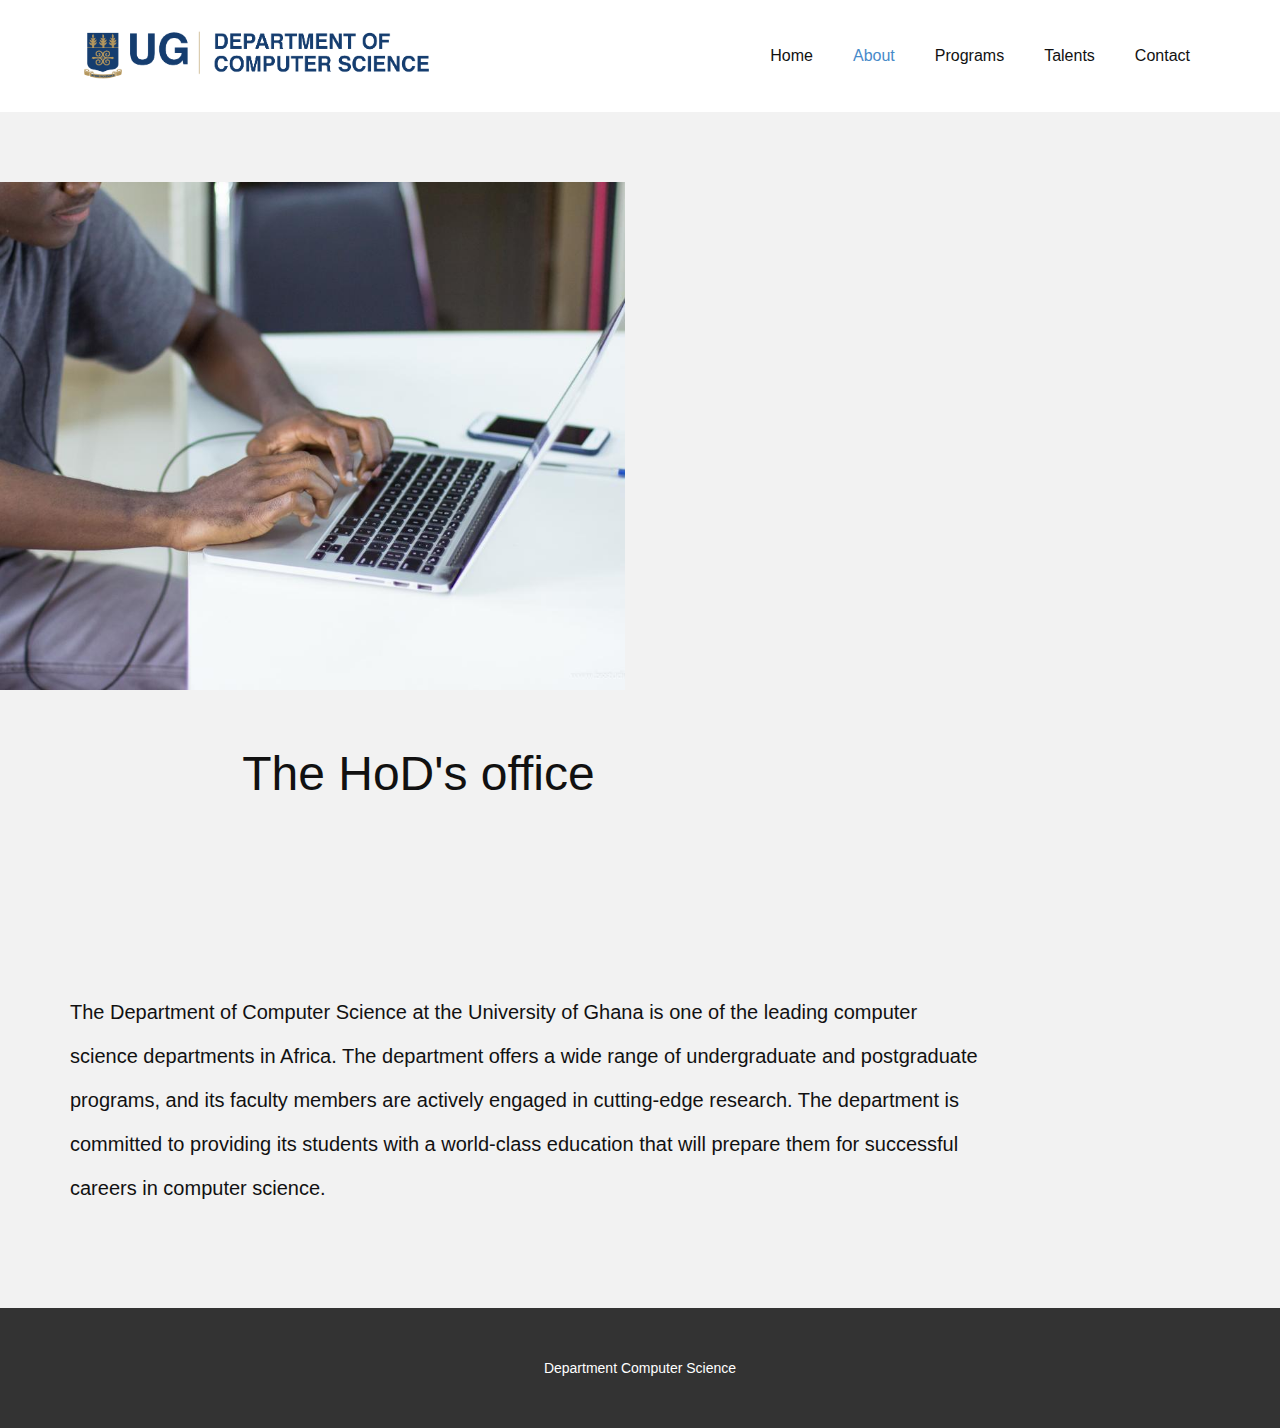
<file: HoD.html>
<!DOCTYPE html>
<html style="font-size: 16px;" lang="en"><head>
    <meta name="viewport" content="width=device-width, initial-scale=1.0">
    <meta charset="utf-8">
    <meta name="keywords" content="01, About Our Studio">
    <meta name="description" content="">
    <title>HoD</title>
    <link rel="stylesheet" href="nicepage.css" media="screen">
<link rel="stylesheet" href="HoD.css" media="screen">
    <script class="u-script" type="text/javascript" src="jquery.js" defer=""></script>
    <script class="u-script" type="text/javascript" src="nicepage.js" defer=""></script>
    </head>
  <body data-path-to-root="./" data-include-products="false" class="u-body u-xl-mode" data-lang="en"><header class="u-clearfix u-header u-header" id="sec-332b"><div class="u-clearfix u-sheet u-sheet-1">
        <a href="https://nicepage.com" class="u-image u-logo u-image-1" data-image-width="1109" data-image-height="185">
          <img src="images/comScience_logo.png" class="u-logo-image u-logo-image-1">
        </a>
        <nav class="u-menu u-menu-dropdown u-offcanvas u-menu-1">
          <div class="menu-collapse" style="font-size: 1rem; letter-spacing: 0px;">
            <a class="u-button-style u-custom-left-right-menu-spacing u-custom-padding-bottom u-custom-top-bottom-menu-spacing u-nav-link u-text-active-palette-1-base u-text-hover-palette-2-base" href="#">
              <svg class="u-svg-link" viewBox="0 0 24 24"><use xmlns:xlink="http://www.w3.org/1999/xlink" xlink:href="#menu-hamburger"></use></svg>
              <svg class="u-svg-content" version="1.1" id="menu-hamburger" viewBox="0 0 16 16" x="0px" y="0px" xmlns:xlink="http://www.w3.org/1999/xlink" xmlns="http://www.w3.org/2000/svg"><g><rect y="1" width="16" height="2"></rect><rect y="7" width="16" height="2"></rect><rect y="13" width="16" height="2"></rect>
</g></svg>
            </a>
          </div>
          <div class="u-custom-menu u-nav-container">
            <ul class="u-nav u-unstyled u-nav-1"><li class="u-nav-item"><a class="u-button-style u-nav-link u-text-active-palette-1-base u-text-hover-palette-2-base" href="Home.html" style="padding: 10px 20px;">Home</a>
</li><li class="u-nav-item"><a class="u-button-style u-nav-link u-text-active-palette-1-base u-text-hover-palette-2-base" href="About.html" style="padding: 10px 20px;">About</a><div class="u-nav-popup"><ul class="u-h-spacing-20 u-nav u-unstyled u-v-spacing-10"><li class="u-nav-item"><a class="u-button-style u-nav-link u-white" href="Alumni.html">Alumni</a>
</li><li class="u-nav-item"><a class="u-button-style u-nav-link u-white" href="HoD.html">HoD</a>
</li><li class="u-nav-item"><a class="u-button-style u-nav-link u-white" href="Student-Gallery.html">Student Gallery</a>
</li></ul>
</div>
</li><li class="u-nav-item"><a class="u-button-style u-nav-link u-text-active-palette-1-base u-text-hover-palette-2-base" href="Programs.html" style="padding: 10px 20px;">Programs</a><div class="u-nav-popup"><ul class="u-h-spacing-20 u-nav u-unstyled u-v-spacing-10"><li class="u-nav-item"><a class="u-button-style u-nav-link u-white" href="Research.html">Research</a>
</li><li class="u-nav-item"><a class="u-button-style u-nav-link u-white" href="Short-Courses.html">Short Courses</a>
</li></ul>
</div>
</li><li class="u-nav-item"><a class="u-button-style u-nav-link u-text-active-palette-1-base u-text-hover-palette-2-base" href="Talents.html" style="padding: 10px 20px;">Talents</a>
</li><li class="u-nav-item"><a class="u-button-style u-nav-link u-text-active-palette-1-base u-text-hover-palette-2-base" href="Contact.html" style="padding: 10px 20px;">Contact</a>
</li></ul>
          </div>
          <div class="u-custom-menu u-nav-container-collapse">
            <div class="u-black u-container-style u-inner-container-layout u-opacity u-opacity-95 u-sidenav">
              <div class="u-inner-container-layout u-sidenav-overflow">
                <div class="u-menu-close"></div>
                <ul class="u-align-center u-nav u-popupmenu-items u-unstyled u-nav-4"><li class="u-nav-item"><a class="u-button-style u-nav-link" href="Home.html">Home</a>
</li><li class="u-nav-item"><a class="u-button-style u-nav-link" href="About.html">About</a><div class="u-nav-popup"><ul class="u-h-spacing-20 u-nav u-unstyled u-v-spacing-10"><li class="u-nav-item"><a class="u-button-style u-nav-link" href="Alumni.html">Alumni</a>
</li><li class="u-nav-item"><a class="u-button-style u-nav-link" href="HoD.html">HoD</a>
</li><li class="u-nav-item"><a class="u-button-style u-nav-link" href="Student-Gallery.html">Student Gallery</a>
</li></ul>
</div>
</li><li class="u-nav-item"><a class="u-button-style u-nav-link" href="Programs.html">Programs</a><div class="u-nav-popup"><ul class="u-h-spacing-20 u-nav u-unstyled u-v-spacing-10"><li class="u-nav-item"><a class="u-button-style u-nav-link" href="Research.html">Research</a>
</li><li class="u-nav-item"><a class="u-button-style u-nav-link" href="Short-Courses.html">Short Courses</a>
</li></ul>
</div>
</li><li class="u-nav-item"><a class="u-button-style u-nav-link" href="Talents.html">Talents</a>
</li><li class="u-nav-item"><a class="u-button-style u-nav-link" href="Contact.html">Contact</a>
</li></ul>
              </div>
            </div>
            <div class="u-black u-menu-overlay u-opacity u-opacity-70"></div>
          </div>
        </nav>
      </div></header>
    <section class="u-clearfix u-grey-5 u-valign-middle u-section-1" id="carousel_b697">
      <div class="data-layout-selected u-clearfix u-layout-wrap u-layout-wrap-1">
        <div class="u-gutter-0 u-layout">
          <div class="u-layout-row">
            <div class="u-container-style u-image u-layout-cell u-size-31 u-image-1" data-image-width="1080" data-image-height="720">
              <div class="u-container-layout u-container-layout-1"></div>
            </div>
            <div class="u-container-style u-hidden-sm u-hidden-xs u-layout-cell u-size-29 u-layout-cell-2">
              <div class="u-container-layout u-container-layout-2"></div>
            </div>
          </div>
        </div>
      </div>
      <div class="data-layout-selected u-clearfix u-layout-wrap u-layout-wrap-2">
        <div class="u-gutter-0 u-layout">
          <div class="u-layout-col">
            <div class="u-size-30 u-size-60-md">
              <div class="u-layout-row">
                <div class="u-align-right u-container-style u-layout-cell u-size-9 u-layout-cell-3">
                  <div class="u-container-layout u-container-layout-3"></div>
                </div>
                <div class="u-align-left u-container-style u-layout-cell u-size-51 u-layout-cell-4">
                  <div class="u-container-layout u-container-layout-4">
                    <h2 class="u-text u-text-1">The HoD's office</h2>
                  </div>
                </div>
              </div>
            </div>
            <div class="u-size-30 u-size-60-md">
              <div class="u-layout-row">
                <div class="u-align-left u-container-style u-layout-cell u-size-60 u-layout-cell-5">
                  <div class="u-container-layout u-valign-top u-container-layout-5">
                    <p class="u-spacing-20 u-text u-text-2">
                      <span style="font-weight: 700;"></span>The Department of Computer Science at the University of Ghana is one of the leading computer science departments in Africa. The department offers a wide range of undergraduate and postgraduate programs, and its faculty members are actively engaged in cutting-edge research. The department is committed to providing its students with a world-class education that will prepare them for successful careers in computer science.<br>
                    </p>
                  </div>
                </div>
              </div>
            </div>
          </div>
        </div>
      </div>
    </section>
    
    
    
    <footer class="u-align-center u-clearfix u-footer u-grey-80 u-footer" id="sec-0cab"><div class="u-clearfix u-sheet u-sheet-1">
        <p class="u-small-text u-text u-text-variant u-text-1">Department Computer Science</p>
      </div></footer>
   
  
</body></html>
</file>
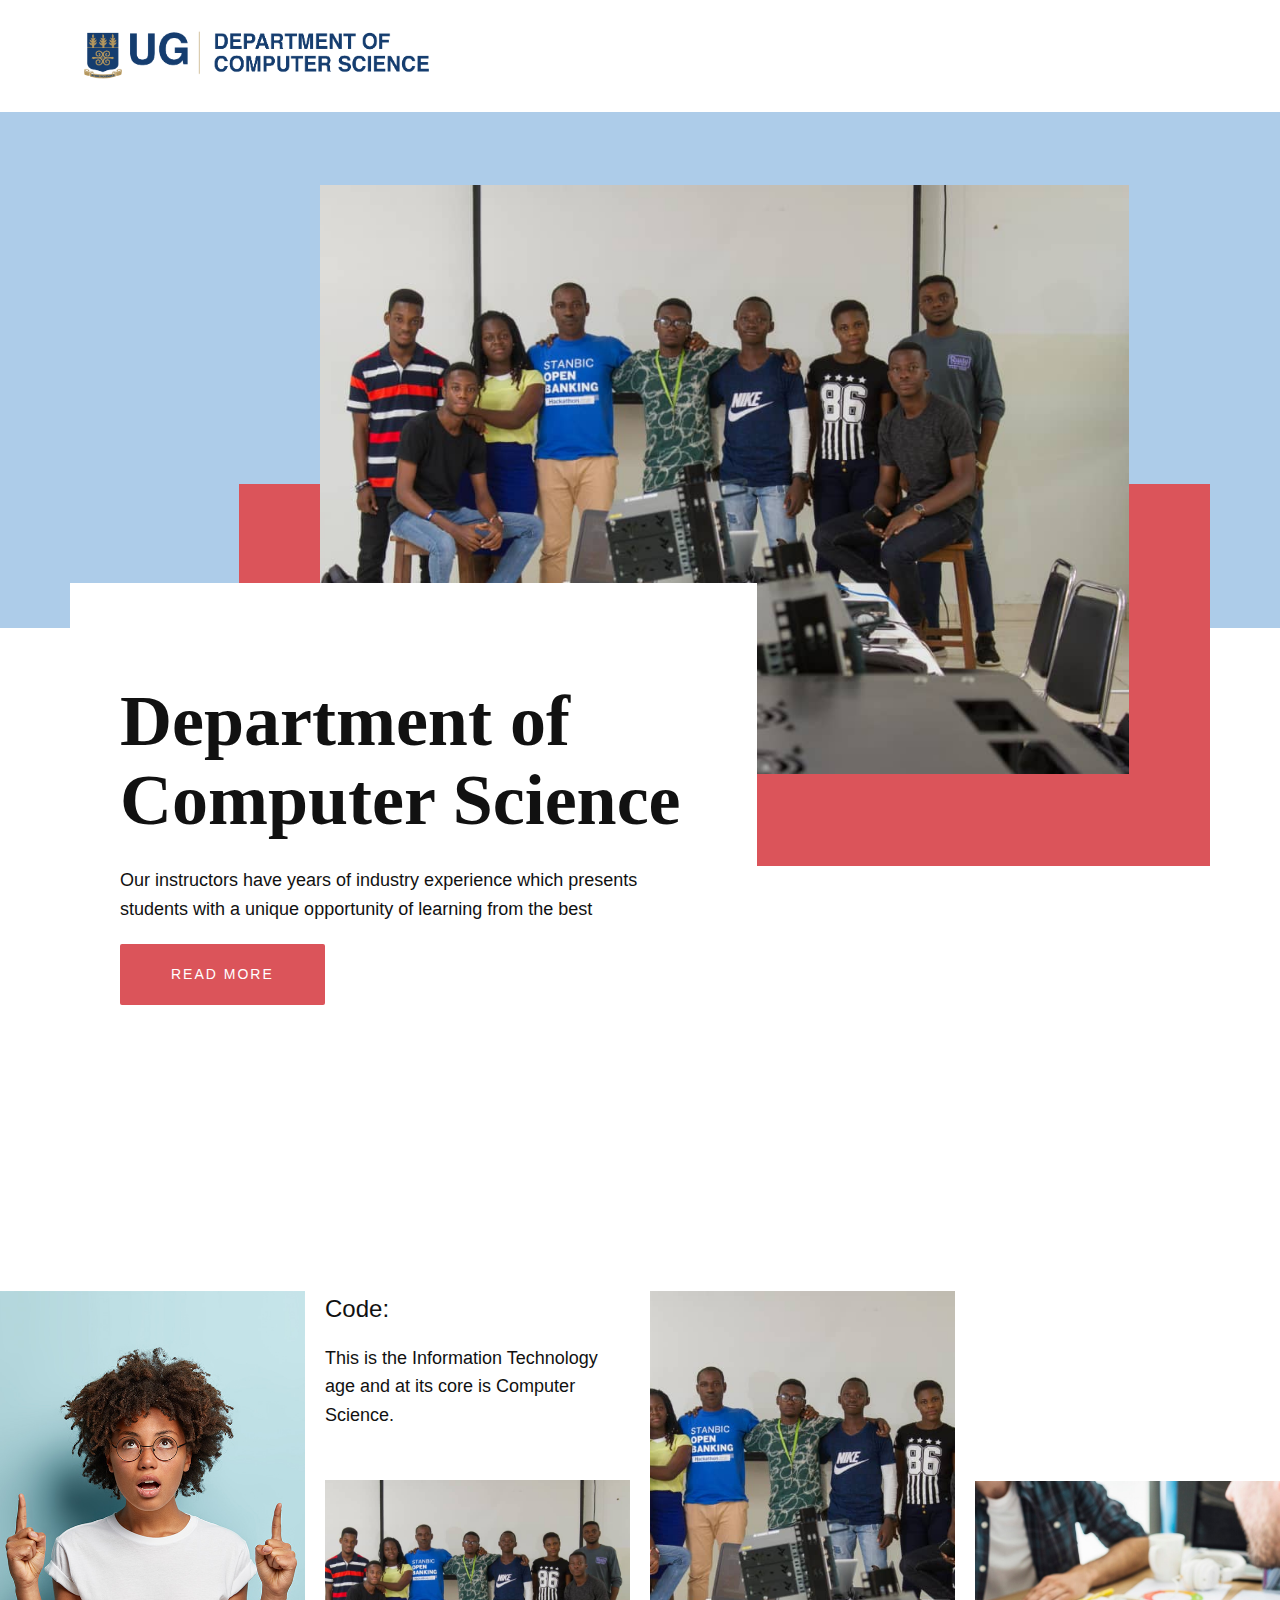
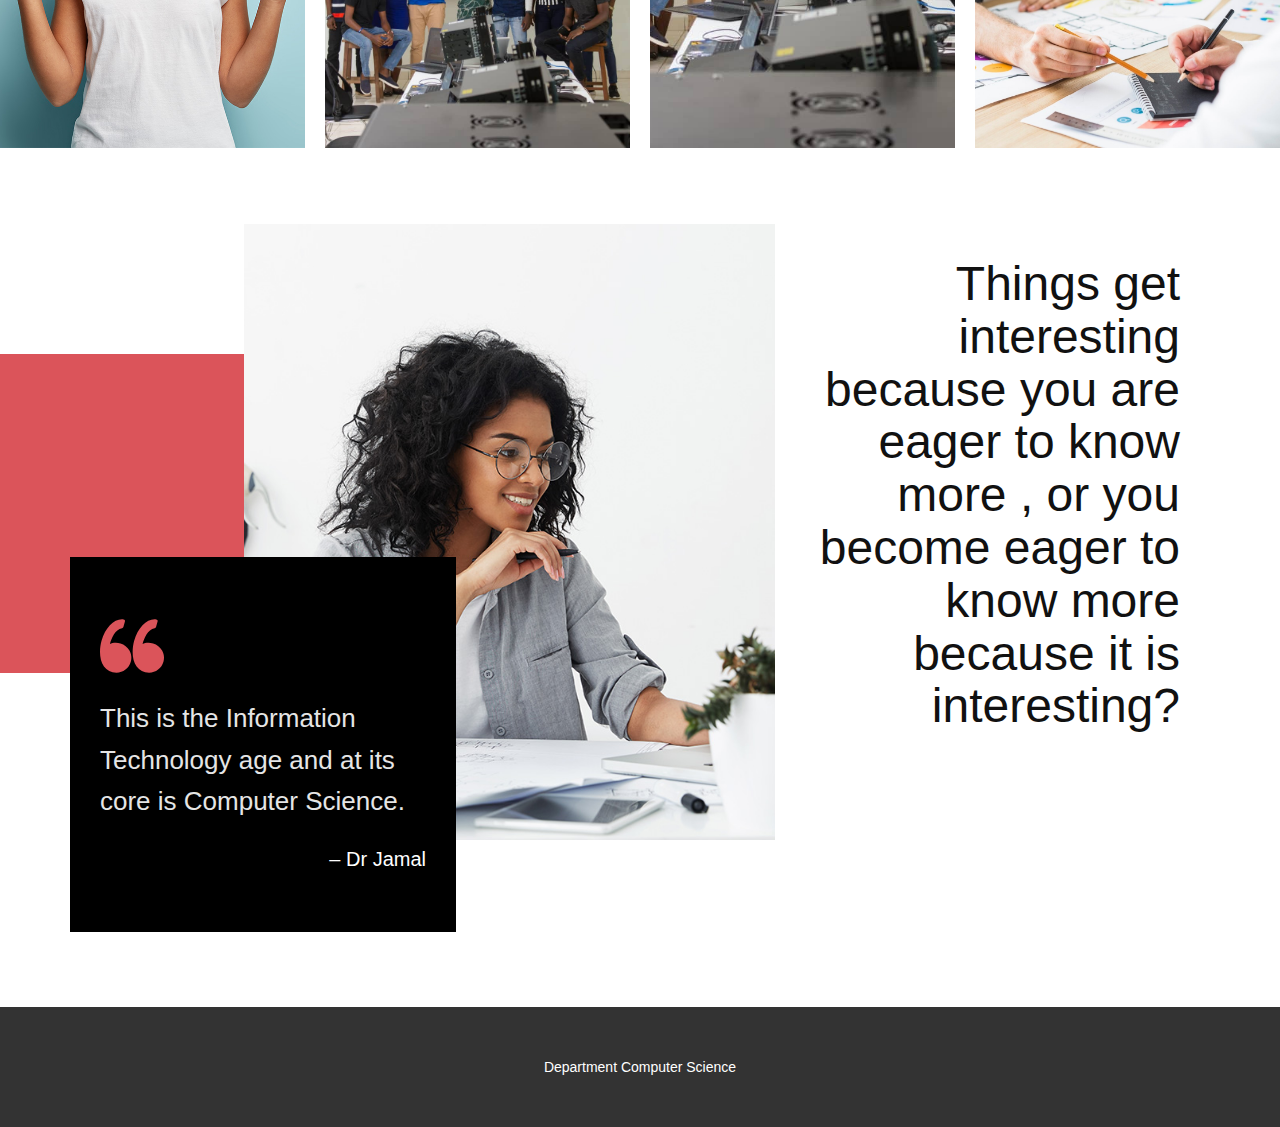
<file: Home.html>
<!DOCTYPE html>
<html style="font-size: 16px;" lang="en"><head>
    <meta name="viewport" content="width=device-width, initial-scale=1.0">
    <meta charset="utf-8">
    <meta name="keywords" content="Branding agency based in London, ​Ready to get started?, ​Build your dream website today, ​We only partner with people who want to challenge their sector, ​Researchers&nbsp;Desi​gners.&nbsp;Engineers.&nbsp;Innovators., ​On a mission to make young brands heard, trusted and loved!, Contact Us">
    <meta name="description" content="">
    <title>Home</title>
    <link rel="stylesheet" href="nicepage.css" media="screen">
<link rel="stylesheet" href="Home.css" media="screen">
  </head>
  <body data-home-page="Home.html" data-home-page-title="Home" data-path-to-root="./" data-include-products="false" class="u-body u-xl-mode" data-lang="en"><header class="u-clearfix u-header u-header" id="sec-332b"><div class="u-clearfix u-sheet u-sheet-1">
        <a href="https://nicepage.com" class="u-image u-logo u-image-1" data-image-width="1109" data-image-height="185">
          <img src="images/comScience_logo.png" class="u-logo-image u-logo-image-1">
        </a>
        <nav class="u-menu u-menu-dropdown u-offcanvas u-menu-1">
          <div class="menu-collapse" style="font-size: 1rem; letter-spacing: 0px;">
            <a class="u-button-style u-custom-left-right-menu-spacing u-custom-padding-bottom u-custom-top-bottom-menu-spacing u-nav-link u-text-active-palette-1-base u-text-hover-palette-2-base" href="#">
              <svg class="u-svg-link" viewBox="0 0 24 24"><use xmlns:xlink="http://www.w3.org/1999/xlink" xlink:href="#menu-hamburger"></use></svg>
              <svg class="u-svg-content" version="1.1" id="menu-hamburger" viewBox="0 0 16 16" x="0px" y="0px" xmlns:xlink="http://www.w3.org/1999/xlink" xmlns="http://www.w3.org/2000/svg"><g><rect y="1" width="16" height="2"></rect><rect y="7" width="16" height="2"></rect><rect y="13" width="16" height="2"></rect>
</g></svg>
            </a>
          </div>
          <div class="u-custom-menu u-nav-container">
            <ul class="u-nav u-unstyled u-nav-1"><li class="u-nav-item"><a class="u-button-style u-nav-link u-text-active-palette-1-base u-text-hover-palette-2-base" href="Home.html" style="padding: 10px 20px;">Home</a>
</li><li class="u-nav-item"><a class="u-button-style u-nav-link u-text-active-palette-1-base u-text-hover-palette-2-base" href="About.html" style="padding: 10px 20px;">About</a><div class="u-nav-popup"><ul class="u-h-spacing-20 u-nav u-unstyled u-v-spacing-10"><li class="u-nav-item"><a class="u-button-style u-nav-link u-white" href="Alumni.html">Alumni</a>
</li><li class="u-nav-item"><a class="u-button-style u-nav-link u-white" href="HoD.html">HoD</a>
</li><li class="u-nav-item"><a class="u-button-style u-nav-link u-white" href="Student-Gallery.html">Student Gallery</a>
</li></ul>
</div>
</li><li class="u-nav-item"><a class="u-button-style u-nav-link u-text-active-palette-1-base u-text-hover-palette-2-base" href="Programs.html" style="padding: 10px 20px;">Programs</a><div class="u-nav-popup"><ul class="u-h-spacing-20 u-nav u-unstyled u-v-spacing-10"><li class="u-nav-item"><a class="u-button-style u-nav-link u-white" href="Research.html">Research</a>
</li><li class="u-nav-item"><a class="u-button-style u-nav-link u-white" href="Short-Courses.html">Short Courses</a>
</li></ul>
</div>
</li><li class="u-nav-item"><a class="u-button-style u-nav-link u-text-active-palette-1-base u-text-hover-palette-2-base" href="Talents.html" style="padding: 10px 20px;">Talents</a>
</li><li class="u-nav-item"><a class="u-button-style u-nav-link u-text-active-palette-1-base u-text-hover-palette-2-base" href="Contact.html" style="padding: 10px 20px;">Contact</a>
</li></ul>
          </div>
          <div class="u-custom-menu u-nav-container-collapse">
            <div class="u-black u-container-style u-inner-container-layout u-opacity u-opacity-95 u-sidenav">
              <div class="u-inner-container-layout u-sidenav-overflow">
                <div class="u-menu-close"></div>
                <ul class="u-align-center u-nav u-popupmenu-items u-unstyled u-nav-4"><li class="u-nav-item"><a class="u-button-style u-nav-link" href="Home.html">Home</a>
</li><li class="u-nav-item"><a class="u-button-style u-nav-link" href="About.html">About</a><div class="u-nav-popup"><ul class="u-h-spacing-20 u-nav u-unstyled u-v-spacing-10"><li class="u-nav-item"><a class="u-button-style u-nav-link" href="Alumni.html">Alumni</a>
</li><li class="u-nav-item"><a class="u-button-style u-nav-link" href="HoD.html">HoD</a>
</li><li class="u-nav-item"><a class="u-button-style u-nav-link" href="Student-Gallery.html">Student Gallery</a>
</li></ul>
</div>
</li><li class="u-nav-item"><a class="u-button-style u-nav-link" href="Programs.html">Programs</a><div class="u-nav-popup"><ul class="u-h-spacing-20 u-nav u-unstyled u-v-spacing-10"><li class="u-nav-item"><a class="u-button-style u-nav-link" href="Research.html">Research</a>
</li><li class="u-nav-item"><a class="u-button-style u-nav-link" href="Short-Courses.html">Short Courses</a>
</li></ul>
</div>
</li><li class="u-nav-item"><a class="u-button-style u-nav-link" href="Talents.html">Talents</a>
</li><li class="u-nav-item"><a class="u-button-style u-nav-link" href="Contact.html">Contact</a>
</li></ul>
              </div>
            </div>
            <div class="u-black u-menu-overlay u-opacity u-opacity-70"></div>
          </div>
        </nav>
      </div></header>
    <section class="u-clearfix u-valign-middle-sm u-valign-middle-xs u-valign-top-xl u-section-1" id="sec-4023">
      <div class="u-expanded-width u-palette-1-light-2 u-shape u-shape-rectangle u-shape-1" data-animation-name="flipIn" data-animation-duration="1500" data-animation-direction="X" data-animation-delay="750"></div>
      <div class="u-palette-2-base u-shape u-shape-rectangle u-shape-2" data-animation-name="customAnimationIn" data-animation-duration="1500" data-animation-delay="500"></div>
      <img class="u-align-left u-image u-image-1" src="images/PHOTO-2019-03-04-14-42-371.jpg" data-image-width="1080" data-image-height="720" data-animation-name="customAnimationIn" data-animation-duration="1500">
      <div class="u-align-left u-container-align-left u-container-style u-group u-white u-group-1" data-animation-name="customAnimationIn" data-animation-duration="1500" data-animation-delay="500">
        <div class="u-container-layout u-valign-middle u-container-layout-1">
          <h2 class="u-align-left u-custom-font u-text u-text-1" data-animation-name="" data-animation-duration="0" data-animation-delay="0" data-animation-direction="">Department of Computer Science</h2>
          <p class="u-align-left u-text u-text-2"> Our instructors have years of industry experience which presents students with a unique opportunity of learning from the best<br>
          </p>
          <a href="About.html" class="u-active-palette-1-dark-3 u-align-left u-btn u-btn-round u-button-style u-hover-palette-1-dark-3 u-palette-2-base u-radius-2 u-btn-1">read more</a>
        </div>
      </div>
    </section>
    <section class="u-clearfix u-container-align-center u-valign-bottom u-section-2" id="sec-cd54">
      <div class="data-layout-selected u-clearfix u-expanded-width u-gutter-20 u-layout-wrap u-layout-wrap-1">
        <div class="u-layout">
          <div class="u-layout-row">
            <div class="u-size-15 u-size-30-md">
              <div class="u-layout-col">
                <div class="u-container-style u-hidden-md u-hidden-sm u-hidden-xs u-layout-cell u-size-20 u-layout-cell-1">
                  <div class="u-container-layout u-container-layout-1"></div>
                </div>
                <div class="u-container-align-center u-container-style u-image u-layout-cell u-size-40 u-image-1" data-image-width="1200" data-image-height="899" data-animation-name="customAnimationIn" data-animation-duration="1500" data-animation-delay="500">
                  <div class="u-container-layout u-container-layout-2"></div>
                </div>
              </div>
            </div>
            <div class="u-size-15 u-size-30-md">
              <div class="u-layout-col">
                <div class="u-container-style u-layout-cell u-size-40 u-layout-cell-3" data-animation-name="customAnimationIn" data-animation-duration="1500" data-animation-delay="750">
                  <div class="u-container-layout u-valign-bottom u-container-layout-3">
                    <h4 class="u-text u-text-default u-text-1">Code:</h4>
                    <p class="u-text u-text-default u-text-2"> This is the Information Technology age and at its core is Computer Science.</p>
                  </div>
                </div>
                <div class="u-container-align-center u-container-style u-image u-layout-cell u-size-20 u-image-2" data-image-width="1080" data-image-height="720" data-animation-name="customAnimationIn" data-animation-duration="1500" data-animation-delay="0">
                  <div class="u-container-layout u-container-layout-4"></div>
                </div>
              </div>
            </div>
            <div class="u-size-15 u-size-30-md">
              <div class="u-layout-col">
                <div class="u-container-style u-hidden-md u-hidden-sm u-hidden-xs u-layout-cell u-size-20 u-layout-cell-5">
                  <div class="u-container-layout u-container-layout-5"></div>
                </div>
                <div class="u-container-align-center u-container-style u-image u-layout-cell u-size-40 u-image-3" data-image-width="1080" data-image-height="720" data-animation-name="customAnimationIn" data-animation-duration="1500" data-animation-delay="500">
                  <div class="u-container-layout u-container-layout-6"></div>
                </div>
              </div>
            </div>
            <div class="u-size-15 u-size-30-md">
              <div class="u-layout-col">
                <div class="u-container-style u-hidden-md u-hidden-sm u-hidden-xs u-layout-cell u-size-40 u-layout-cell-7">
                  <div class="u-container-layout u-container-layout-7"></div>
                </div>
                <div class="u-container-align-center u-container-style u-image u-layout-cell u-size-20 u-image-4" data-image-width="1380" data-image-height="920" data-animation-name="customAnimationIn" data-animation-duration="1500" data-animation-delay="0">
                  <div class="u-container-layout u-container-layout-8"></div>
                </div>
              </div>
            </div>
          </div>
        </div>
      </div>
    </section>
    <section class="u-align-left u-clearfix u-valign-middle-md u-valign-middle-sm u-valign-middle-xs u-section-3" id="carousel_0364">
      <div class="u-palette-2-base u-shape u-shape-rectangle u-shape-1" data-animation-name="customAnimationIn" data-animation-duration="1500" data-animation-delay="250"></div>
      <div class="data-layout-selected u-clearfix u-layout-wrap u-layout-wrap-1">
        <div class="u-layout">
          <div class="u-layout-row">
            <div class="u-container-style u-image u-layout-cell u-left-cell u-size-33 u-image-1" data-image-width="700" data-image-height="774" data-animation-name="customAnimationIn" data-animation-duration="1500" data-animation-delay="500">
              <div class="u-container-layout u-container-layout-1"></div>
            </div>
            <div class="u-align-right u-container-align-right u-container-style u-layout-cell u-right-cell u-size-27 u-layout-cell-2" data-animation-name="customAnimationIn" data-animation-duration="1500" data-animation-delay="250">
              <div class="u-container-layout u-container-layout-2">
                <h2 class="u-align-right u-text u-text-1"> Things get interesting because you are eager to know more , or you become eager to know more because it is interesting?</h2>
              </div>
            </div>
          </div>
        </div>
      </div>
      <div class="u-black u-container-style u-group u-shape-rectangle u-group-1" data-animation-name="customAnimationIn" data-animation-duration="1500">
        <div class="u-container-layout u-valign-middle u-container-layout-3"><span class="u-icon u-icon-circle u-text-palette-2-base u-icon-1"><svg class="u-svg-link" preserveAspectRatio="xMidYMin slice" viewBox="0 0 95.333 95.332" style=""><use xmlns:xlink="http://www.w3.org/1999/xlink" xlink:href="#svg-b3f8"></use></svg><svg class="u-svg-content" viewBox="0 0 95.333 95.332" x="0px" y="0px" id="svg-b3f8" style="enable-background:new 0 0 95.333 95.332;"><g><g><path d="M30.512,43.939c-2.348-0.676-4.696-1.019-6.98-1.019c-3.527,0-6.47,0.806-8.752,1.793    c2.2-8.054,7.485-21.951,18.013-23.516c0.975-0.145,1.774-0.85,2.04-1.799l2.301-8.23c0.194-0.696,0.079-1.441-0.318-2.045    s-1.035-1.007-1.75-1.105c-0.777-0.106-1.569-0.16-2.354-0.16c-12.637,0-25.152,13.19-30.433,32.076    c-3.1,11.08-4.009,27.738,3.627,38.223c4.273,5.867,10.507,9,18.529,9.313c0.033,0.001,0.065,0.002,0.098,0.002    c9.898,0,18.675-6.666,21.345-16.209c1.595-5.705,0.874-11.688-2.032-16.851C40.971,49.307,36.236,45.586,30.512,43.939z"></path><path d="M92.471,54.413c-2.875-5.106-7.61-8.827-13.334-10.474c-2.348-0.676-4.696-1.019-6.979-1.019    c-3.527,0-6.471,0.806-8.753,1.793c2.2-8.054,7.485-21.951,18.014-23.516c0.975-0.145,1.773-0.85,2.04-1.799l2.301-8.23    c0.194-0.696,0.079-1.441-0.318-2.045c-0.396-0.604-1.034-1.007-1.75-1.105c-0.776-0.106-1.568-0.16-2.354-0.16    c-12.637,0-25.152,13.19-30.434,32.076c-3.099,11.08-4.008,27.738,3.629,38.225c4.272,5.866,10.507,9,18.528,9.312    c0.033,0.001,0.065,0.002,0.099,0.002c9.897,0,18.675-6.666,21.345-16.209C96.098,65.559,95.376,59.575,92.471,54.413z"></path>
</g>
</g></svg></span>
          <p class="u-align-left u-text u-text-grey-10 u-text-2"> This is the Information Technology age and at its core is Computer Science.</p>
          <p class="u-align-right u-text u-text-body-alt-color u-text-3">– Dr Jamal</p>
        </div>
      </div>
    </section>
    
    
    
    <footer class="u-align-center u-clearfix u-footer u-grey-80 u-footer" id="sec-0cab"><div class="u-clearfix u-sheet u-sheet-1">
        <p class="u-small-text u-text u-text-variant u-text-1">Department Computer Science</p>
      </div></footer>
   
  
</body></html>
</file>
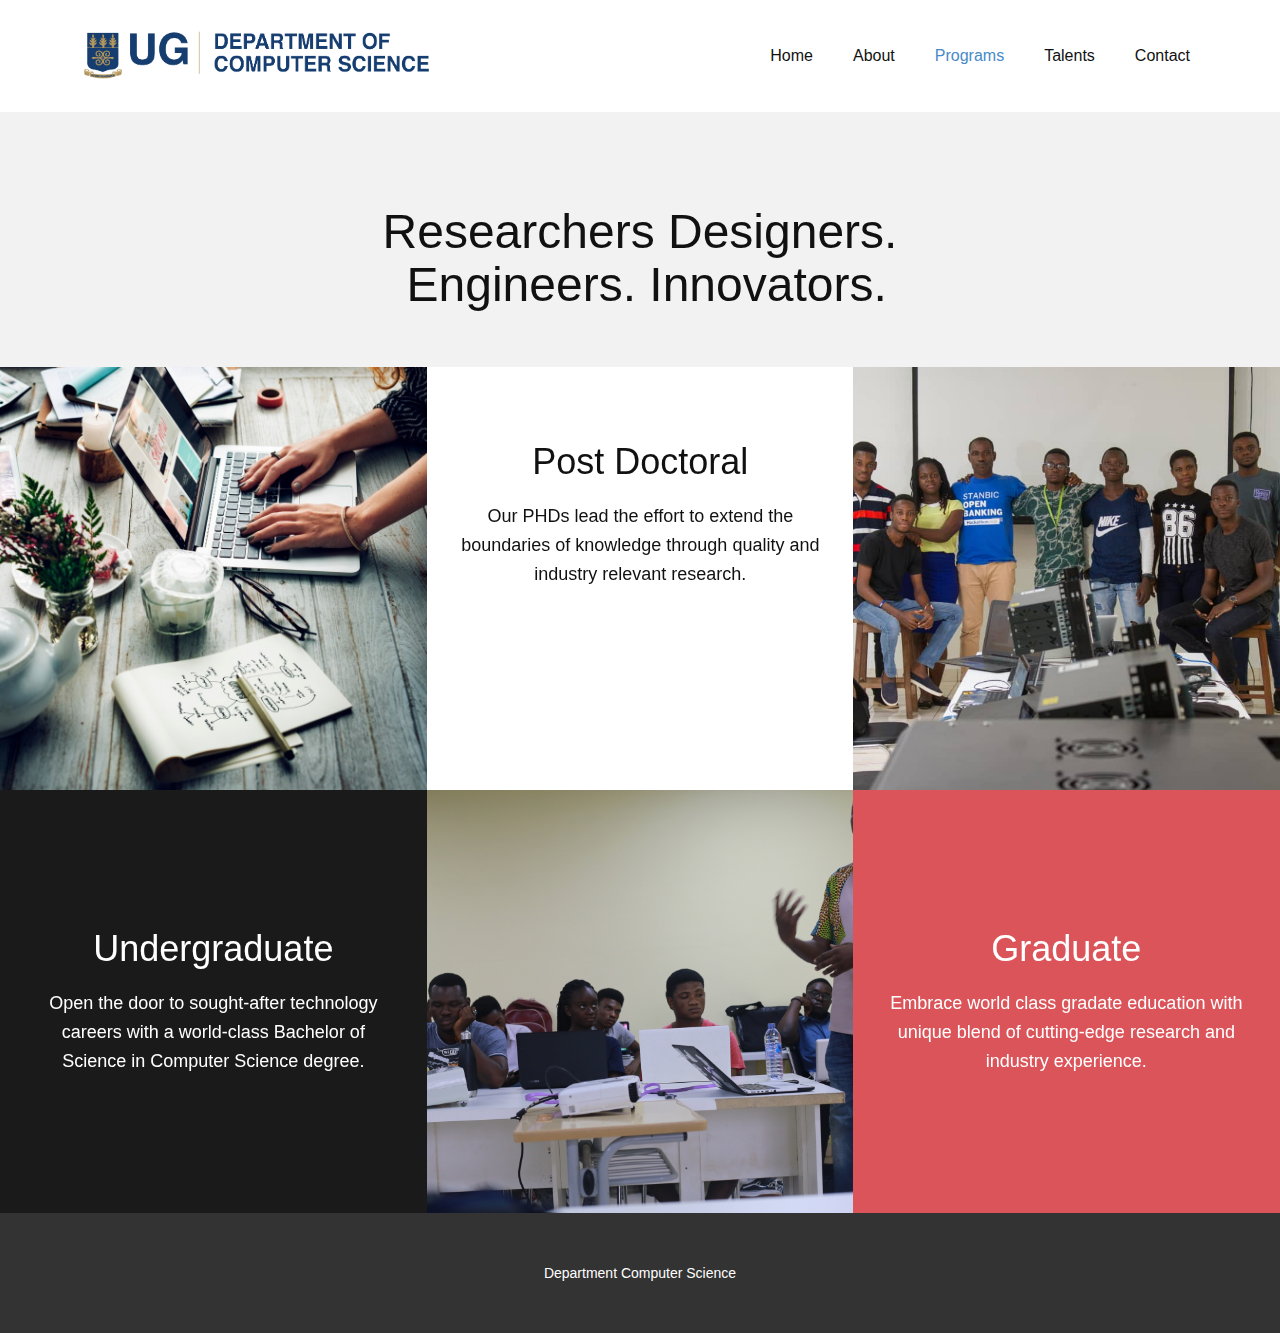
<file: Programs.html>
<!DOCTYPE html>
<html style="font-size: 16px;" lang="en"><head>
    <meta name="viewport" content="width=device-width, initial-scale=1.0">
    <meta charset="utf-8">
    <meta name="keywords" content="​Researchers&nbsp;Desi​gners.&nbsp;Engineers.&nbsp;Innovators.">
    <meta name="description" content="">
    <title>Programs</title>
    <link rel="stylesheet" href="nicepage.css" media="screen">
<link rel="stylesheet" href="Programs.css" media="screen">
    <script class="u-script" type="text/javascript" src="jquery.js" defer=""></script>
    <script class="u-script" type="text/javascript" src="nicepage.js" defer=""></script>
  </head>
  <body data-path-to-root="./" data-include-products="false" class="u-body u-xl-mode" data-lang="en"><header class="u-clearfix u-header u-header" id="sec-332b"><div class="u-clearfix u-sheet u-sheet-1">
        <a href="https://nicepage.com" class="u-image u-logo u-image-1" data-image-width="1109" data-image-height="185">
          <img src="images/comScience_logo.png" class="u-logo-image u-logo-image-1">
        </a>
        <nav class="u-menu u-menu-dropdown u-offcanvas u-menu-1">
          <div class="menu-collapse" style="font-size: 1rem; letter-spacing: 0px;">
            <a class="u-button-style u-custom-left-right-menu-spacing u-custom-padding-bottom u-custom-top-bottom-menu-spacing u-nav-link u-text-active-palette-1-base u-text-hover-palette-2-base" href="#">
              <svg class="u-svg-link" viewBox="0 0 24 24"><use xmlns:xlink="http://www.w3.org/1999/xlink" xlink:href="#menu-hamburger"></use></svg>
              <svg class="u-svg-content" version="1.1" id="menu-hamburger" viewBox="0 0 16 16" x="0px" y="0px" xmlns:xlink="http://www.w3.org/1999/xlink" xmlns="http://www.w3.org/2000/svg"><g><rect y="1" width="16" height="2"></rect><rect y="7" width="16" height="2"></rect><rect y="13" width="16" height="2"></rect>
</g></svg>
            </a>
          </div>
          <div class="u-custom-menu u-nav-container">
            <ul class="u-nav u-unstyled u-nav-1"><li class="u-nav-item"><a class="u-button-style u-nav-link u-text-active-palette-1-base u-text-hover-palette-2-base" href="Home.html" style="padding: 10px 20px;">Home</a>
</li><li class="u-nav-item"><a class="u-button-style u-nav-link u-text-active-palette-1-base u-text-hover-palette-2-base" href="About.html" style="padding: 10px 20px;">About</a><div class="u-nav-popup"><ul class="u-h-spacing-20 u-nav u-unstyled u-v-spacing-10"><li class="u-nav-item"><a class="u-button-style u-nav-link u-white" href="Alumni.html">Alumni</a>
</li><li class="u-nav-item"><a class="u-button-style u-nav-link u-white" href="HoD.html">HoD</a>
</li><li class="u-nav-item"><a class="u-button-style u-nav-link u-white" href="Student-Gallery.html">Student Gallery</a>
</li></ul>
</div>
</li><li class="u-nav-item"><a class="u-button-style u-nav-link u-text-active-palette-1-base u-text-hover-palette-2-base" href="Programs.html" style="padding: 10px 20px;">Programs</a><div class="u-nav-popup"><ul class="u-h-spacing-20 u-nav u-unstyled u-v-spacing-10"><li class="u-nav-item"><a class="u-button-style u-nav-link u-white" href="Research.html">Research</a>
</li><li class="u-nav-item"><a class="u-button-style u-nav-link u-white" href="Short-Courses.html">Short Courses</a>
</li></ul>
</div>
</li><li class="u-nav-item"><a class="u-button-style u-nav-link u-text-active-palette-1-base u-text-hover-palette-2-base" href="Talents.html" style="padding: 10px 20px;">Talents</a>
</li><li class="u-nav-item"><a class="u-button-style u-nav-link u-text-active-palette-1-base u-text-hover-palette-2-base" href="Contact.html" style="padding: 10px 20px;">Contact</a>
</li></ul>
          </div>
          <div class="u-custom-menu u-nav-container-collapse">
            <div class="u-black u-container-style u-inner-container-layout u-opacity u-opacity-95 u-sidenav">
              <div class="u-inner-container-layout u-sidenav-overflow">
                <div class="u-menu-close"></div>
                <ul class="u-align-center u-nav u-popupmenu-items u-unstyled u-nav-4"><li class="u-nav-item"><a class="u-button-style u-nav-link" href="Home.html">Home</a>
</li><li class="u-nav-item"><a class="u-button-style u-nav-link" href="About.html">About</a><div class="u-nav-popup"><ul class="u-h-spacing-20 u-nav u-unstyled u-v-spacing-10"><li class="u-nav-item"><a class="u-button-style u-nav-link" href="Alumni.html">Alumni</a>
</li><li class="u-nav-item"><a class="u-button-style u-nav-link" href="HoD.html">HoD</a>
</li><li class="u-nav-item"><a class="u-button-style u-nav-link" href="Student-Gallery.html">Student Gallery</a>
</li></ul>
</div>
</li><li class="u-nav-item"><a class="u-button-style u-nav-link" href="Programs.html">Programs</a><div class="u-nav-popup"><ul class="u-h-spacing-20 u-nav u-unstyled u-v-spacing-10"><li class="u-nav-item"><a class="u-button-style u-nav-link" href="Research.html">Research</a>
</li><li class="u-nav-item"><a class="u-button-style u-nav-link" href="Short-Courses.html">Short Courses</a>
</li></ul>
</div>
</li><li class="u-nav-item"><a class="u-button-style u-nav-link" href="Talents.html">Talents</a>
</li><li class="u-nav-item"><a class="u-button-style u-nav-link" href="Contact.html">Contact</a>
</li></ul>
              </div>
            </div>
            <div class="u-black u-menu-overlay u-opacity u-opacity-70"></div>
          </div>
        </nav>
      </div></header>
    <section class="u-align-center u-clearfix u-container-align-center u-grey-5 u-valign-bottom u-section-1" id="sec-872f">
      <h2 class="u-align-center u-text u-text-1" data-animation-name="customAnimationIn" data-animation-duration="1500" data-animation-delay="250"> Researchers&nbsp;Desi​gners.<br>&nbsp;Engineers.&nbsp;Innovators.
      </h2>
      <div class="data-layout-selected u-clearfix u-expanded-width u-layout-wrap u-layout-wrap-1">
        <div class="u-gutter-0 u-layout">
          <div class="u-layout-col">
            <div class="u-size-30">
              <div class="u-layout-row">
                <div class="u-container-align-center u-container-style u-image u-layout-cell u-size-20 u-image-1" data-image-width="900" data-image-height="900" data-animation-name="customAnimationIn" data-animation-duration="1500" data-animation-delay="500">
                  <div class="u-container-layout u-container-layout-1"></div>
                </div>
                <div class="u-container-align-center u-container-style u-layout-cell u-size-20 u-white u-layout-cell-2" data-animation-name="customAnimationIn" data-animation-duration="1500" data-animation-delay="500">
                  <div class="u-container-layout u-container-layout-2">
                    <h3 class="u-align-center u-text u-text-2">Post Doctoral</h3>
                    <p class="u-align-center u-text u-text-3"> Our PHDs lead the effort to extend the boundaries of knowledge through quality and industry relevant research.</p>
                  </div>
                </div>
                <div class="u-container-align-center u-container-style u-image u-image-default u-layout-cell u-size-20 u-image-2" data-image-width="1080" data-image-height="720" data-animation-name="customAnimationIn" data-animation-duration="1500" data-animation-delay="500">
                  <div class="u-container-layout u-container-layout-3"></div>
                </div>
              </div>
            </div>
            <div class="u-size-30">
              <div class="u-layout-row">
                <div class="u-container-align-center u-container-style u-grey-90 u-layout-cell u-size-20 u-layout-cell-4" data-animation-name="customAnimationIn" data-animation-duration="1500" data-animation-delay="500">
                  <div class="u-container-layout u-valign-middle u-container-layout-4">
                    <h3 class="u-align-center u-text u-text-4">Undergraduate</h3>
                    <p class="u-align-center u-text u-text-5"> Open the door to sought-after technology careers with a world-class Bachelor of Science in Computer Science degree.</p>
                  </div>
                </div>
                <div class="u-container-align-center u-container-style u-image u-layout-cell u-size-20 u-image-3" data-image-width="5472" data-image-height="3648" data-animation-name="customAnimationIn" data-animation-duration="1500" data-animation-delay="750">
                  <div class="u-container-layout u-container-layout-5"></div>
                </div>
                <div class="u-container-align-center u-container-style u-layout-cell u-palette-2-base u-size-20 u-layout-cell-6" data-animation-name="customAnimationIn" data-animation-duration="1500" data-animation-delay="750">
                  <div class="u-container-layout u-valign-middle u-container-layout-6">
                    <h3 class="u-align-center u-text u-text-6">Graduate</h3>
                    <p class="u-align-center u-text u-text-body-alt-color u-text-7"> Embrace world class gradate education with unique blend of cutting-edge research and industry experience.</p>
                  </div>
                </div>
              </div>
            </div>
          </div>
        </div>
      </div>
    </section>
    
    
    
    <footer class="u-align-center u-clearfix u-footer u-grey-80 u-footer" id="sec-0cab"><div class="u-clearfix u-sheet u-sheet-1">
        <p class="u-small-text u-text u-text-variant u-text-1">Department Computer Science</p>
      </div></footer>
   
  
</body></html>
</file>
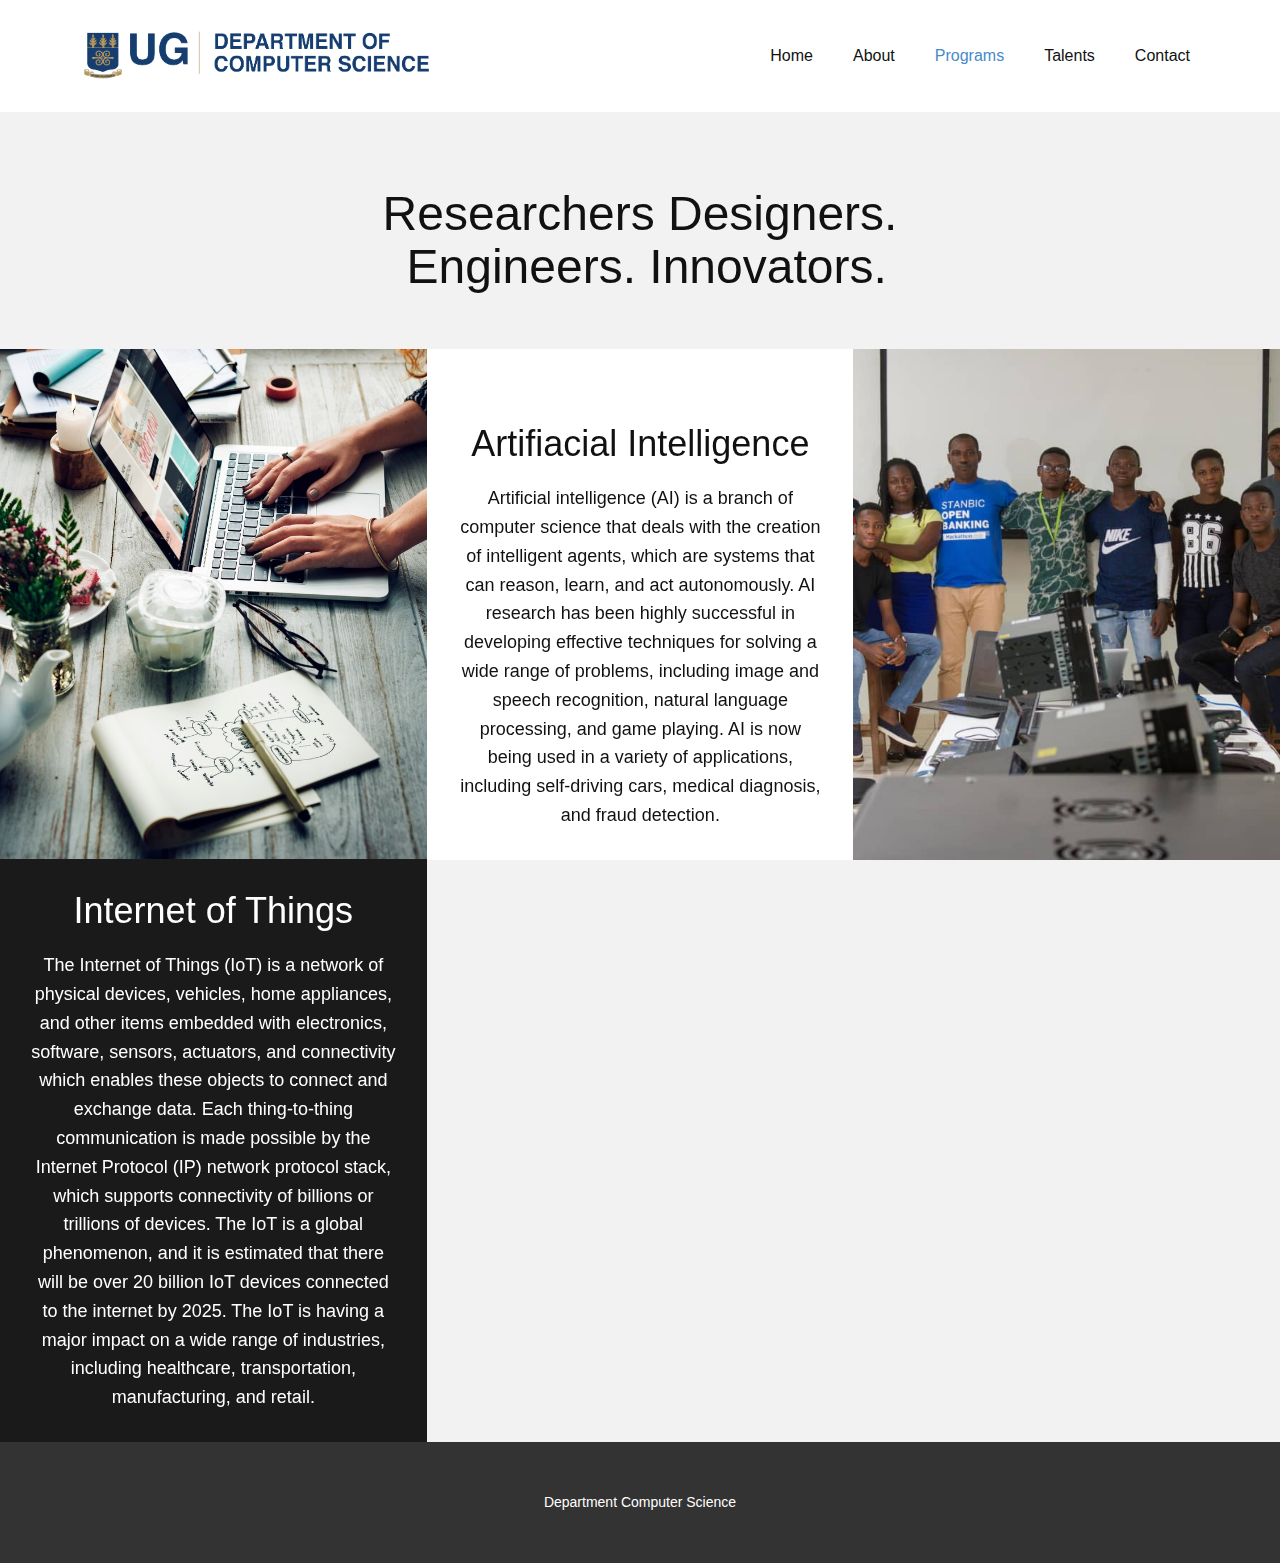
<file: Research.html>
<!DOCTYPE html>
<html style="font-size: 16px;" lang="en"><head>
    <meta name="viewport" content="width=device-width, initial-scale=1.0">
    <meta charset="utf-8">
    <meta name="keywords" content="​Ready to get started?">
    <meta name="description" content="">
    <title>Research</title>
    <link rel="stylesheet" href="nicepage.css" media="screen">
<link rel="stylesheet" href="Research.css" media="screen">
    <script class="u-script" type="text/javascript" src="jquery.js" defer=""></script>
    <script class="u-script" type="text/javascript" src="nicepage.js" defer=""></script>
   </head>
  <body data-path-to-root="./" data-include-products="false" class="u-body u-xl-mode" data-lang="en"><header class="u-clearfix u-header u-header" id="sec-332b"><div class="u-clearfix u-sheet u-sheet-1">
        <a href="https://nicepage.com" class="u-image u-logo u-image-1" data-image-width="1109" data-image-height="185">
          <img src="images/comScience_logo.png" class="u-logo-image u-logo-image-1">
        </a>
        <nav class="u-menu u-menu-dropdown u-offcanvas u-menu-1">
          <div class="menu-collapse" style="font-size: 1rem; letter-spacing: 0px;">
            <a class="u-button-style u-custom-left-right-menu-spacing u-custom-padding-bottom u-custom-top-bottom-menu-spacing u-nav-link u-text-active-palette-1-base u-text-hover-palette-2-base" href="#">
              <svg class="u-svg-link" viewBox="0 0 24 24"><use xmlns:xlink="http://www.w3.org/1999/xlink" xlink:href="#menu-hamburger"></use></svg>
              <svg class="u-svg-content" version="1.1" id="menu-hamburger" viewBox="0 0 16 16" x="0px" y="0px" xmlns:xlink="http://www.w3.org/1999/xlink" xmlns="http://www.w3.org/2000/svg"><g><rect y="1" width="16" height="2"></rect><rect y="7" width="16" height="2"></rect><rect y="13" width="16" height="2"></rect>
</g></svg>
            </a>
          </div>
          <div class="u-custom-menu u-nav-container">
            <ul class="u-nav u-unstyled u-nav-1"><li class="u-nav-item"><a class="u-button-style u-nav-link u-text-active-palette-1-base u-text-hover-palette-2-base" href="Home.html" style="padding: 10px 20px;">Home</a>
</li><li class="u-nav-item"><a class="u-button-style u-nav-link u-text-active-palette-1-base u-text-hover-palette-2-base" href="About.html" style="padding: 10px 20px;">About</a><div class="u-nav-popup"><ul class="u-h-spacing-20 u-nav u-unstyled u-v-spacing-10"><li class="u-nav-item"><a class="u-button-style u-nav-link u-white" href="Alumni.html">Alumni</a>
</li><li class="u-nav-item"><a class="u-button-style u-nav-link u-white" href="HoD.html">HoD</a>
</li><li class="u-nav-item"><a class="u-button-style u-nav-link u-white" href="Student-Gallery.html">Student Gallery</a>
</li></ul>
</div>
</li><li class="u-nav-item"><a class="u-button-style u-nav-link u-text-active-palette-1-base u-text-hover-palette-2-base" href="Programs.html" style="padding: 10px 20px;">Programs</a><div class="u-nav-popup"><ul class="u-h-spacing-20 u-nav u-unstyled u-v-spacing-10"><li class="u-nav-item"><a class="u-button-style u-nav-link u-white" href="Research.html">Research</a>
</li><li class="u-nav-item"><a class="u-button-style u-nav-link u-white" href="Short-Courses.html">Short Courses</a>
</li></ul>
</div>
</li><li class="u-nav-item"><a class="u-button-style u-nav-link u-text-active-palette-1-base u-text-hover-palette-2-base" href="Talents.html" style="padding: 10px 20px;">Talents</a>
</li><li class="u-nav-item"><a class="u-button-style u-nav-link u-text-active-palette-1-base u-text-hover-palette-2-base" href="Contact.html" style="padding: 10px 20px;">Contact</a>
</li></ul>
          </div>
          <div class="u-custom-menu u-nav-container-collapse">
            <div class="u-black u-container-style u-inner-container-layout u-opacity u-opacity-95 u-sidenav">
              <div class="u-inner-container-layout u-sidenav-overflow">
                <div class="u-menu-close"></div>
                <ul class="u-align-center u-nav u-popupmenu-items u-unstyled u-nav-4"><li class="u-nav-item"><a class="u-button-style u-nav-link" href="Home.html">Home</a>
</li><li class="u-nav-item"><a class="u-button-style u-nav-link" href="About.html">About</a><div class="u-nav-popup"><ul class="u-h-spacing-20 u-nav u-unstyled u-v-spacing-10"><li class="u-nav-item"><a class="u-button-style u-nav-link" href="Alumni.html">Alumni</a>
</li><li class="u-nav-item"><a class="u-button-style u-nav-link" href="HoD.html">HoD</a>
</li><li class="u-nav-item"><a class="u-button-style u-nav-link" href="Student-Gallery.html">Student Gallery</a>
</li></ul>
</div>
</li><li class="u-nav-item"><a class="u-button-style u-nav-link" href="Programs.html">Programs</a><div class="u-nav-popup"><ul class="u-h-spacing-20 u-nav u-unstyled u-v-spacing-10"><li class="u-nav-item"><a class="u-button-style u-nav-link" href="Research.html">Research</a>
</li><li class="u-nav-item"><a class="u-button-style u-nav-link" href="Short-Courses.html">Short Courses</a>
</li></ul>
</div>
</li><li class="u-nav-item"><a class="u-button-style u-nav-link" href="Talents.html">Talents</a>
</li><li class="u-nav-item"><a class="u-button-style u-nav-link" href="Contact.html">Contact</a>
</li></ul>
              </div>
            </div>
            <div class="u-black u-menu-overlay u-opacity u-opacity-70"></div>
          </div>
        </nav>
      </div></header> 
    <section class="u-align-center u-clearfix u-container-align-center u-grey-5 u-valign-bottom u-section-1" id="sec-8436">
      <h2 class="u-align-center u-text u-text-1" data-animation-name="customAnimationIn" data-animation-duration="1500" data-animation-delay="250"> Researchers&nbsp;Desi​gners.<br>&nbsp;Engineers.&nbsp;Innovators.
      </h2>
      <div class="data-layout-selected u-clearfix u-expanded-width u-layout-wrap u-layout-wrap-1">
        <div class="u-gutter-0 u-layout">
          <div class="u-layout-col">
            <div class="u-size-30">
              <div class="u-layout-row">
                <div class="u-container-align-center u-container-style u-image u-layout-cell u-size-20 u-image-1" data-image-width="900" data-image-height="900" data-animation-name="customAnimationIn" data-animation-duration="1500" data-animation-delay="500">
                  <div class="u-container-layout u-container-layout-1"></div>
                </div>
                <div class="u-container-align-center u-container-style u-layout-cell u-size-20 u-white u-layout-cell-2" data-animation-name="customAnimationIn" data-animation-duration="1500" data-animation-delay="500">
                  <div class="u-container-layout u-container-layout-2">
                    <h3 class="u-align-center u-text u-text-2">Artifiacial Intelligence</h3>
                    <p class="u-align-center u-text u-text-3"> Artificial intelligence (AI) is a branch of computer science that deals with the creation of intelligent agents, which are systems that can reason, learn, and act autonomously. AI research has been highly successful in developing effective techniques for solving a wide range of problems, including image and speech recognition, natural language processing, and game playing. AI is now being used in a variety of applications, including self-driving cars, medical diagnosis, and fraud detection.</p>
                  </div>
                </div>
                <div class="u-container-align-center u-container-style u-image u-image-default u-layout-cell u-size-20 u-image-2" data-image-width="1080" data-image-height="720" data-animation-name="customAnimationIn" data-animation-duration="1500" data-animation-delay="500">
                  <div class="u-container-layout u-container-layout-3"></div>
                </div>
              </div>
            </div>
            <div class="u-size-30">
              <div class="u-layout-row">
                <div class="u-container-align-center u-container-style u-grey-90 u-layout-cell u-size-20 u-layout-cell-4" data-animation-name="customAnimationIn" data-animation-duration="1500" data-animation-delay="500">
                  <div class="u-container-layout u-valign-middle u-container-layout-4">
                    <h3 class="u-align-center u-text u-text-4">Internet of Things</h3>
                    <p class="u-align-center u-text u-text-5"> The Internet of Things (IoT) is a network of physical devices, vehicles, home appliances, and other items embedded with electronics, software, sensors, actuators, and connectivity which enables these objects to connect and exchange data. Each thing-to-thing communication is made possible by the Internet Protocol (IP) network protocol stack, which supports connectivity of billions or trillions of devices. The IoT is a global phenomenon, and it is estimated that there will be over 20 billion IoT devices connected to the internet by 2025. The IoT is having a major impact on a wide range of industries, including healthcare, transportation, manufacturing, and retail.</p>
                  </div>
                </div>
                <div class="u-container-align-center u-container-style u-image u-layout-cell u-size-20 u-image-3" data-image-width="5472" data-image-height="3648" data-animation-name="customAnimationIn" data-animation-duration="1500" data-animation-delay="750">
                  <div class="u-container-layout u-container-layout-5"></div>
                </div>
                <div class="u-container-align-center u-container-style u-layout-cell u-palette-2-base u-size-20 u-layout-cell-6" data-animation-name="customAnimationIn" data-animation-duration="1500" data-animation-delay="750">
                  <div class="u-container-layout u-valign-middle u-container-layout-6">
                    <h3 class="u-align-center u-text u-text-6">Machine Learning</h3>
                    <p class="u-align-center u-text u-text-body-alt-color u-text-7"> Machine learning (ML) is a subset of AI that focuses on the ability of machines to learn without being explicitly programmed. ML algorithms can learn from data, identify patterns, and make predictions. ML is used in a wide variety of applications, including spam filtering, recommendation systems, and medical diagnosis.</p>
                  </div>
                </div>
              </div>
            </div>
          </div>
        </div>
      </div>
    </section>
    
    
    
    <footer class="u-align-center u-clearfix u-footer u-grey-80 u-footer" id="sec-0cab"><div class="u-clearfix u-sheet u-sheet-1">
        <p class="u-small-text u-text u-text-variant u-text-1">Department Computer Science</p>
      </div></footer>
   
  
</body></html>
</file>
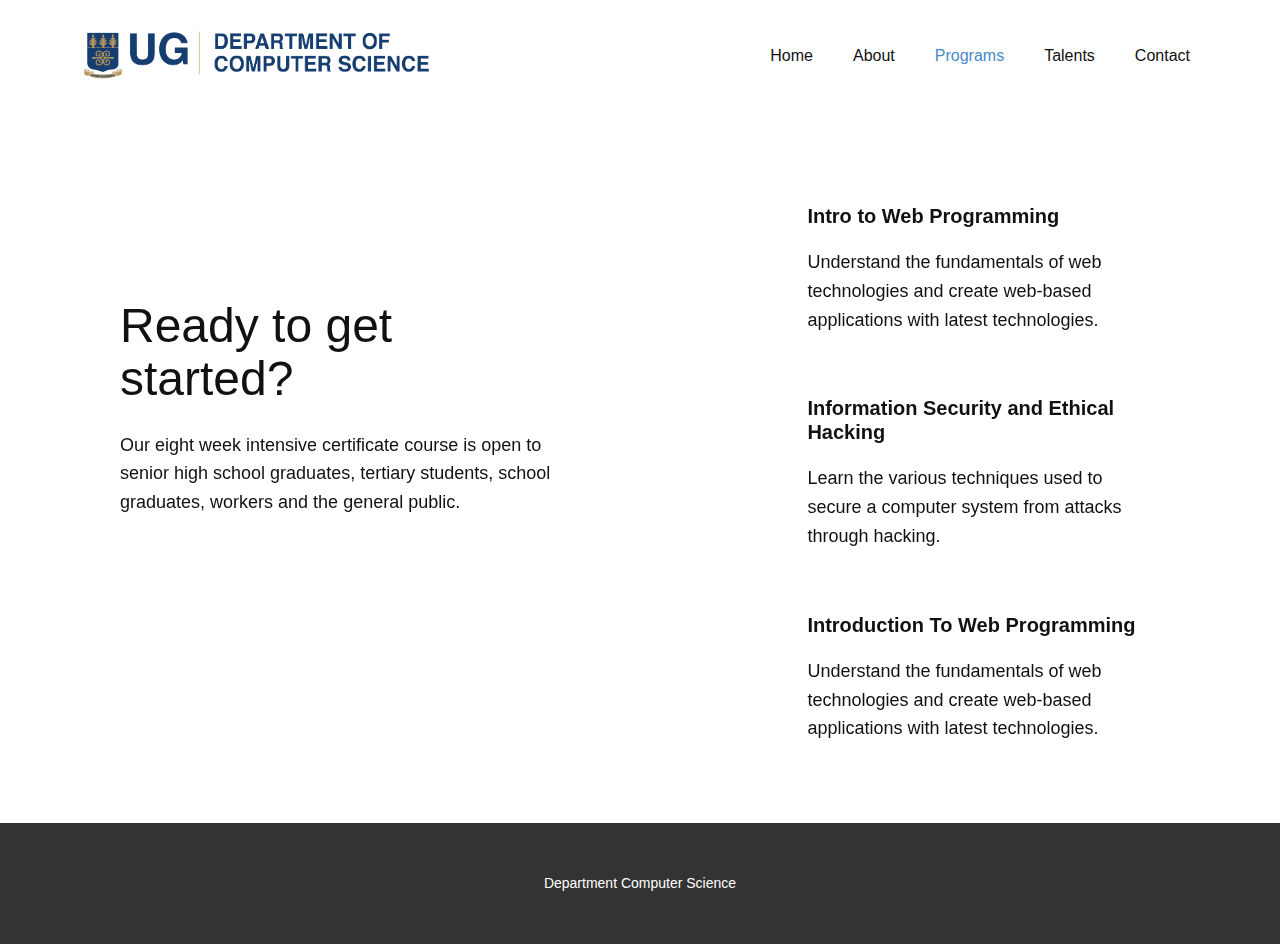
<file: Short-Courses.html>
<!DOCTYPE html>
<html style="font-size: 16px;" lang="en"><head>
    <meta name="viewport" content="width=device-width, initial-scale=1.0">
    <meta charset="utf-8">
    <meta name="keywords" content="​Researchers&nbsp;Desi​gners.&nbsp;Engineers.&nbsp;Innovators.">
    <meta name="description" content="">
    <title>Short Courses</title>
    <link rel="stylesheet" href="nicepage.css" media="screen">
<link rel="stylesheet" href="Short-Courses.css" media="screen">
    <script class="u-script" type="text/javascript" src="jquery.js" defer=""></script>
    <script class="u-script" type="text/javascript" src="nicepage.js" defer=""></script>
   </head>
  <body data-path-to-root="./" data-include-products="false" class="u-body u-xl-mode" data-lang="en"><header class="u-clearfix u-header u-header" id="sec-332b"><div class="u-clearfix u-sheet u-sheet-1">
        <a href="https://nicepage.com" class="u-image u-logo u-image-1" data-image-width="1109" data-image-height="185">
          <img src="images/comScience_logo.png" class="u-logo-image u-logo-image-1">
        </a>
        <nav class="u-menu u-menu-dropdown u-offcanvas u-menu-1">
          <div class="menu-collapse" style="font-size: 1rem; letter-spacing: 0px;">
            <a class="u-button-style u-custom-left-right-menu-spacing u-custom-padding-bottom u-custom-top-bottom-menu-spacing u-nav-link u-text-active-palette-1-base u-text-hover-palette-2-base" href="#">
              <svg class="u-svg-link" viewBox="0 0 24 24"><use xmlns:xlink="http://www.w3.org/1999/xlink" xlink:href="#menu-hamburger"></use></svg>
              <svg class="u-svg-content" version="1.1" id="menu-hamburger" viewBox="0 0 16 16" x="0px" y="0px" xmlns:xlink="http://www.w3.org/1999/xlink" xmlns="http://www.w3.org/2000/svg"><g><rect y="1" width="16" height="2"></rect><rect y="7" width="16" height="2"></rect><rect y="13" width="16" height="2"></rect>
</g></svg>
            </a>
          </div>
          <div class="u-custom-menu u-nav-container">
            <ul class="u-nav u-unstyled u-nav-1"><li class="u-nav-item"><a class="u-button-style u-nav-link u-text-active-palette-1-base u-text-hover-palette-2-base" href="Home.html" style="padding: 10px 20px;">Home</a>
</li><li class="u-nav-item"><a class="u-button-style u-nav-link u-text-active-palette-1-base u-text-hover-palette-2-base" href="About.html" style="padding: 10px 20px;">About</a><div class="u-nav-popup"><ul class="u-h-spacing-20 u-nav u-unstyled u-v-spacing-10"><li class="u-nav-item"><a class="u-button-style u-nav-link u-white" href="Alumni.html">Alumni</a>
</li><li class="u-nav-item"><a class="u-button-style u-nav-link u-white" href="HoD.html">HoD</a>
</li><li class="u-nav-item"><a class="u-button-style u-nav-link u-white" href="Student-Gallery.html">Student Gallery</a>
</li></ul>
</div>
</li><li class="u-nav-item"><a class="u-button-style u-nav-link u-text-active-palette-1-base u-text-hover-palette-2-base" href="Programs.html" style="padding: 10px 20px;">Programs</a><div class="u-nav-popup"><ul class="u-h-spacing-20 u-nav u-unstyled u-v-spacing-10"><li class="u-nav-item"><a class="u-button-style u-nav-link u-white" href="Research.html">Research</a>
</li><li class="u-nav-item"><a class="u-button-style u-nav-link u-white" href="Short-Courses.html">Short Courses</a>
</li></ul>
</div>
</li><li class="u-nav-item"><a class="u-button-style u-nav-link u-text-active-palette-1-base u-text-hover-palette-2-base" href="Talents.html" style="padding: 10px 20px;">Talents</a>
</li><li class="u-nav-item"><a class="u-button-style u-nav-link u-text-active-palette-1-base u-text-hover-palette-2-base" href="Contact.html" style="padding: 10px 20px;">Contact</a>
</li></ul>
          </div>
          <div class="u-custom-menu u-nav-container-collapse">
            <div class="u-black u-container-style u-inner-container-layout u-opacity u-opacity-95 u-sidenav">
              <div class="u-inner-container-layout u-sidenav-overflow">
                <div class="u-menu-close"></div>
                <ul class="u-align-center u-nav u-popupmenu-items u-unstyled u-nav-4"><li class="u-nav-item"><a class="u-button-style u-nav-link" href="Home.html">Home</a>
</li><li class="u-nav-item"><a class="u-button-style u-nav-link" href="About.html">About</a><div class="u-nav-popup"><ul class="u-h-spacing-20 u-nav u-unstyled u-v-spacing-10"><li class="u-nav-item"><a class="u-button-style u-nav-link" href="Alumni.html">Alumni</a>
</li><li class="u-nav-item"><a class="u-button-style u-nav-link" href="HoD.html">HoD</a>
</li><li class="u-nav-item"><a class="u-button-style u-nav-link" href="Student-Gallery.html">Student Gallery</a>
</li></ul>
</div>
</li><li class="u-nav-item"><a class="u-button-style u-nav-link" href="Programs.html">Programs</a><div class="u-nav-popup"><ul class="u-h-spacing-20 u-nav u-unstyled u-v-spacing-10"><li class="u-nav-item"><a class="u-button-style u-nav-link" href="Research.html">Research</a>
</li><li class="u-nav-item"><a class="u-button-style u-nav-link" href="Short-Courses.html">Short Courses</a>
</li></ul>
</div>
</li><li class="u-nav-item"><a class="u-button-style u-nav-link" href="Talents.html">Talents</a>
</li><li class="u-nav-item"><a class="u-button-style u-nav-link" href="Contact.html">Contact</a>
</li></ul>
              </div>
            </div>
            <div class="u-black u-menu-overlay u-opacity u-opacity-70"></div>
          </div>
        </nav>
      </div></header>
    <section class="u-align-center u-clearfix u-container-align-center u-section-1" id="sec-e948">
      <div class="u-clearfix u-sheet u-valign-middle u-sheet-1">
        <div class="data-layout-selected u-clearfix u-expanded-width u-gutter-24 u-layout-wrap u-layout-wrap-1">
          <div class="u-layout">
            <div class="u-layout-row">
              <div class="u-container-align-left u-container-style u-layout-cell u-size-29-lg u-size-29-xl u-size-60-md u-size-60-sm u-size-60-xs u-layout-cell-1" data-animation-name="customAnimationIn" data-animation-duration="1500" data-animation-delay="500">
                <div class="u-container-layout u-container-layout-1">
                  <h2 class="u-align-left u-text u-text-1"> Ready to get started?</h2>
                  <p class="u-align-left u-text u-text-2"> Our eight week intensive certificate course is open to senior high school graduates, tertiary students, school graduates, workers and the general public.</p>
                </div>
              </div>
              <div class="u-container-align-left u-container-style u-layout-cell u-size-31-lg u-size-31-xl u-size-60-md u-size-60-sm u-size-60-xs u-layout-cell-2" data-animation-name="customAnimationIn" data-animation-duration="1500" data-animation-delay="250">
                <div class="u-container-layout u-valign-middle u-container-layout-2">
                  <div class="u-expanded-width u-list u-list-1">
                    <div class="u-repeater u-repeater-1">
                      <div class="u-container-style u-list-item u-repeater-item">
                        <div class="u-container-layout u-similar-container u-valign-top-md u-container-layout-3">
                          <div class="custom-expanded u-container-align-left u-container-style u-group u-group-1">
                            <div class="u-container-layout u-valign-top u-container-layout-4">
                              <h5 class="u-align-left u-text u-text-3">Intro to Web Programming</h5>
                              <p class="u-align-left u-text u-text-4"> Understand the fundamentals of web technologies and create web-based
applications with latest technologies.</p>
                            </div>
                          </div>
                        </div>
                      </div>
                      <div class="u-container-style u-list-item u-repeater-item">
                        <div class="u-container-layout u-similar-container u-valign-top-md u-container-layout-5">
                          <div class="custom-expanded u-container-align-left u-container-style u-group u-video-cover u-group-2">
                            <div class="u-container-layout u-valign-top u-container-layout-6">
                              <h5 class="u-align-left u-text u-text-default u-text-5"> Information Security and Ethical Hacking</h5>
                              <p class="u-align-left u-text u-text-default u-text-6"> Learn the various techniques used to secure a computer system from attacks through hacking.</p>
                            </div>
                          </div>
                        </div>
                      </div>
                      <div class="u-container-style u-list-item u-repeater-item">
                        <div class="u-container-layout u-similar-container u-valign-top-md u-container-layout-7">
                          <div class="custom-expanded u-container-align-left u-container-style u-group u-video-cover u-group-3">
                            <div class="u-container-layout u-valign-top u-container-layout-8">
                              <h5 class="u-align-left u-text u-text-default u-text-7"> Introduction To Web Programming</h5>
                              <p class="u-align-left u-text u-text-default u-text-8"> Understand the fundamentals of web technologies and create web-based
applications with latest technologies.</p>
                            </div>
                          </div>
                        </div>
                      </div>
                    </div>
                  </div>
                </div>
              </div>
            </div>
          </div>
        </div>
      </div>
    </section>
    
    
    
    <footer class="u-align-center u-clearfix u-footer u-grey-80 u-footer" id="sec-0cab"><div class="u-clearfix u-sheet u-sheet-1">
        <p class="u-small-text u-text u-text-variant u-text-1">Department Computer Science</p>
      </div></footer>
   
  
</body></html>
</file>
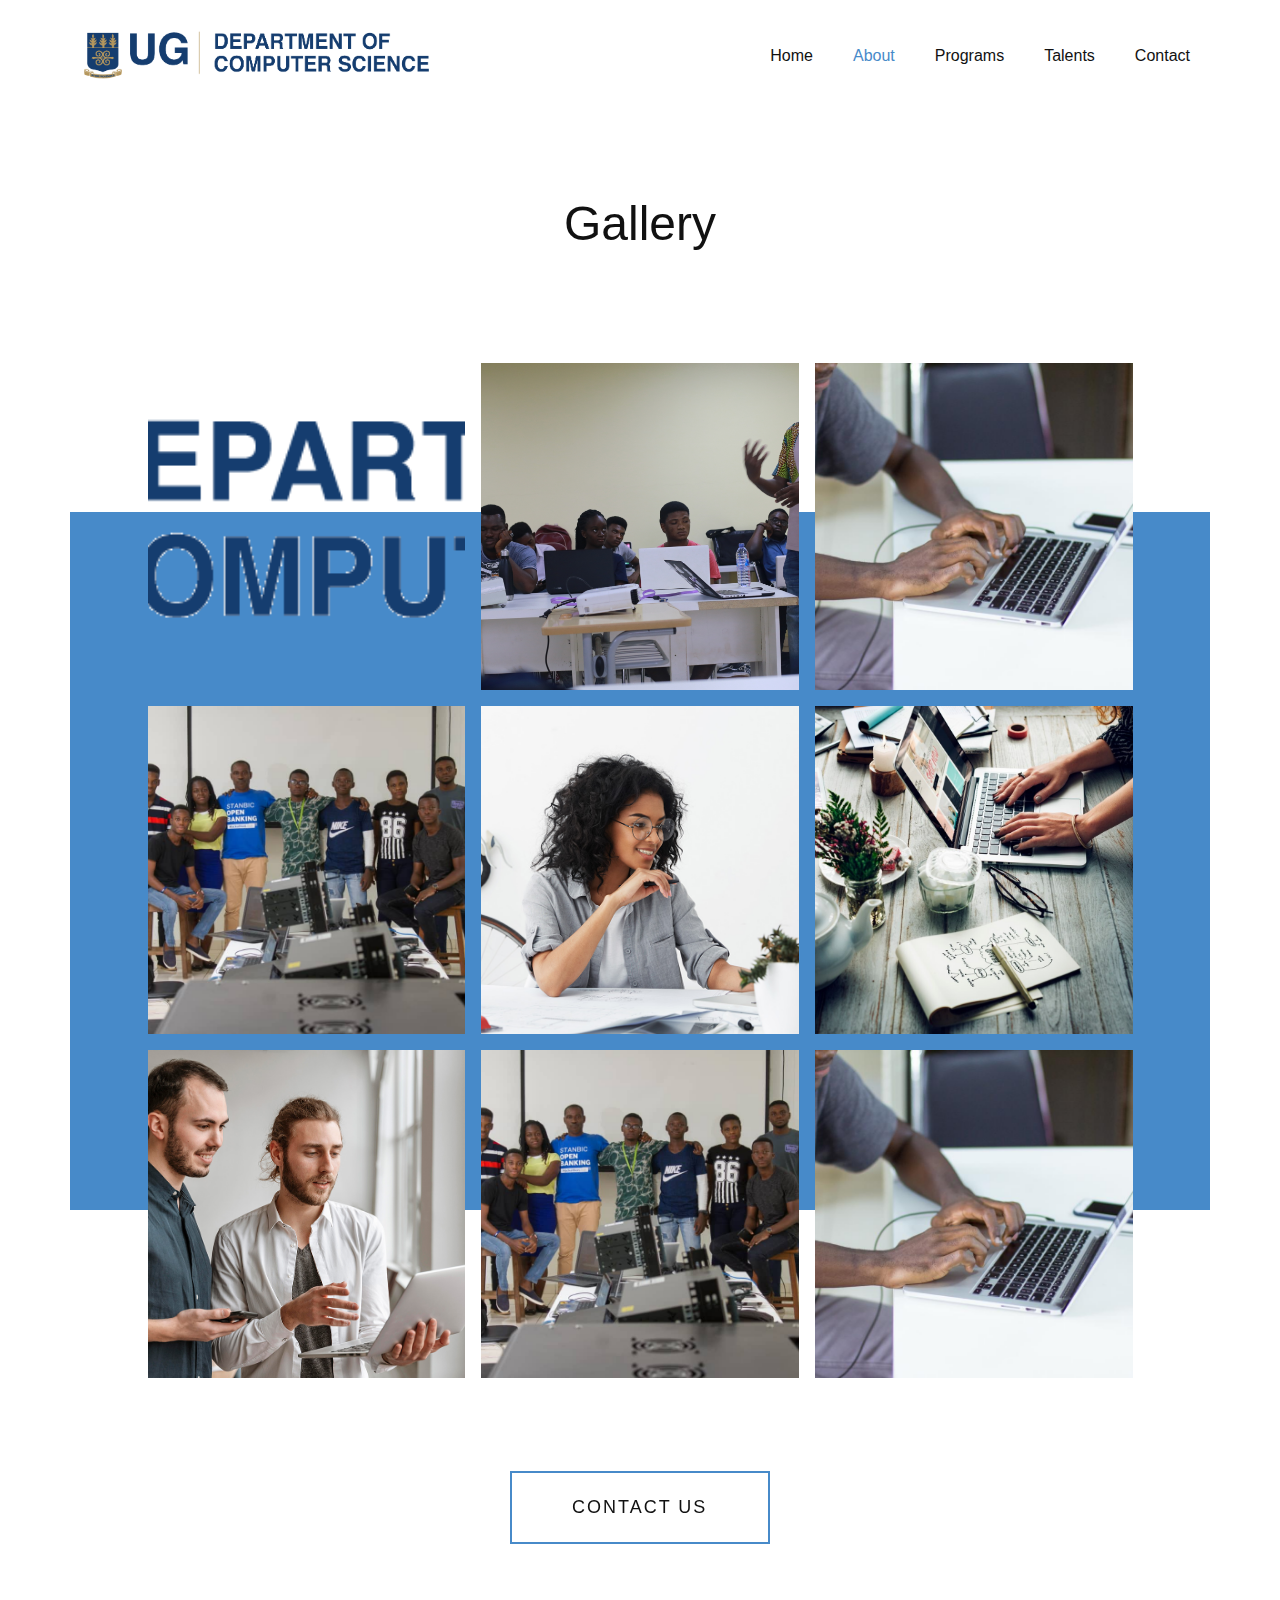
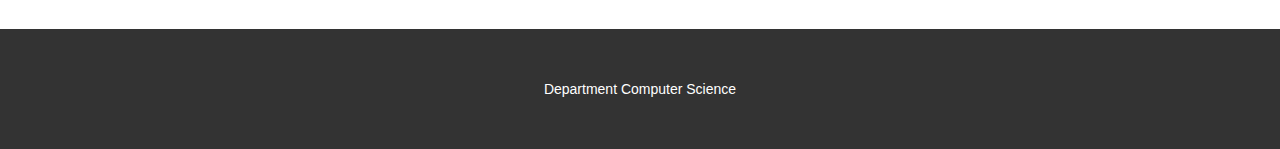
<file: Student-Gallery.html>
<!DOCTYPE html>
<html style="font-size: 16px;" lang="en"><head>
    <meta name="viewport" content="width=device-width, initial-scale=1.0">
    <meta charset="utf-8">
    <meta name="keywords" content="Gallery">
    <meta name="description" content="">
    <title>Student Gallery</title>
    <link rel="stylesheet" href="nicepage.css" media="screen">
<link rel="stylesheet" href="Student-Gallery.css" media="screen">
    <script class="u-script" type="text/javascript" src="jquery.js" defer=""></script>
    <script class="u-script" type="text/javascript" src="nicepage.js" defer=""></script>
    </head>
  <body data-path-to-root="./" data-include-products="false" class="u-body u-xl-mode" data-lang="en"><header class="u-clearfix u-header u-header" id="sec-332b"><div class="u-clearfix u-sheet u-sheet-1">
        <a href="https://nicepage.com" class="u-image u-logo u-image-1" data-image-width="1109" data-image-height="185">
          <img src="images/comScience_logo.png" class="u-logo-image u-logo-image-1">
        </a>
        <nav class="u-menu u-menu-dropdown u-offcanvas u-menu-1">
          <div class="menu-collapse" style="font-size: 1rem; letter-spacing: 0px;">
            <a class="u-button-style u-custom-left-right-menu-spacing u-custom-padding-bottom u-custom-top-bottom-menu-spacing u-nav-link u-text-active-palette-1-base u-text-hover-palette-2-base" href="#">
              <svg class="u-svg-link" viewBox="0 0 24 24"><use xmlns:xlink="http://www.w3.org/1999/xlink" xlink:href="#menu-hamburger"></use></svg>
              <svg class="u-svg-content" version="1.1" id="menu-hamburger" viewBox="0 0 16 16" x="0px" y="0px" xmlns:xlink="http://www.w3.org/1999/xlink" xmlns="http://www.w3.org/2000/svg"><g><rect y="1" width="16" height="2"></rect><rect y="7" width="16" height="2"></rect><rect y="13" width="16" height="2"></rect>
</g></svg>
            </a>
          </div>
          <div class="u-custom-menu u-nav-container">
            <ul class="u-nav u-unstyled u-nav-1"><li class="u-nav-item"><a class="u-button-style u-nav-link u-text-active-palette-1-base u-text-hover-palette-2-base" href="Home.html" style="padding: 10px 20px;">Home</a>
</li><li class="u-nav-item"><a class="u-button-style u-nav-link u-text-active-palette-1-base u-text-hover-palette-2-base" href="About.html" style="padding: 10px 20px;">About</a><div class="u-nav-popup"><ul class="u-h-spacing-20 u-nav u-unstyled u-v-spacing-10"><li class="u-nav-item"><a class="u-button-style u-nav-link u-white" href="Alumni.html">Alumni</a>
</li><li class="u-nav-item"><a class="u-button-style u-nav-link u-white" href="HoD.html">HoD</a>
</li><li class="u-nav-item"><a class="u-button-style u-nav-link u-white" href="Student-Gallery.html">Student Gallery</a>
</li></ul>
</div>
</li><li class="u-nav-item"><a class="u-button-style u-nav-link u-text-active-palette-1-base u-text-hover-palette-2-base" href="Programs.html" style="padding: 10px 20px;">Programs</a><div class="u-nav-popup"><ul class="u-h-spacing-20 u-nav u-unstyled u-v-spacing-10"><li class="u-nav-item"><a class="u-button-style u-nav-link u-white" href="Research.html">Research</a>
</li><li class="u-nav-item"><a class="u-button-style u-nav-link u-white" href="Short-Courses.html">Short Courses</a>
</li></ul>
</div>
</li><li class="u-nav-item"><a class="u-button-style u-nav-link u-text-active-palette-1-base u-text-hover-palette-2-base" href="Talents.html" style="padding: 10px 20px;">Talents</a>
</li><li class="u-nav-item"><a class="u-button-style u-nav-link u-text-active-palette-1-base u-text-hover-palette-2-base" href="Contact.html" style="padding: 10px 20px;">Contact</a>
</li></ul>
          </div>
          <div class="u-custom-menu u-nav-container-collapse">
            <div class="u-black u-container-style u-inner-container-layout u-opacity u-opacity-95 u-sidenav">
              <div class="u-inner-container-layout u-sidenav-overflow">
                <div class="u-menu-close"></div>
                <ul class="u-align-center u-nav u-popupmenu-items u-unstyled u-nav-4"><li class="u-nav-item"><a class="u-button-style u-nav-link" href="Home.html">Home</a>
</li><li class="u-nav-item"><a class="u-button-style u-nav-link" href="About.html">About</a><div class="u-nav-popup"><ul class="u-h-spacing-20 u-nav u-unstyled u-v-spacing-10"><li class="u-nav-item"><a class="u-button-style u-nav-link" href="Alumni.html">Alumni</a>
</li><li class="u-nav-item"><a class="u-button-style u-nav-link" href="HoD.html">HoD</a>
</li><li class="u-nav-item"><a class="u-button-style u-nav-link" href="Student-Gallery.html">Student Gallery</a>
</li></ul>
</div>
</li><li class="u-nav-item"><a class="u-button-style u-nav-link" href="Programs.html">Programs</a><div class="u-nav-popup"><ul class="u-h-spacing-20 u-nav u-unstyled u-v-spacing-10"><li class="u-nav-item"><a class="u-button-style u-nav-link" href="Research.html">Research</a>
</li><li class="u-nav-item"><a class="u-button-style u-nav-link" href="Short-Courses.html">Short Courses</a>
</li></ul>
</div>
</li><li class="u-nav-item"><a class="u-button-style u-nav-link" href="Talents.html">Talents</a>
</li><li class="u-nav-item"><a class="u-button-style u-nav-link" href="Contact.html">Contact</a>
</li></ul>
              </div>
            </div>
            <div class="u-black u-menu-overlay u-opacity u-opacity-70"></div>
          </div>
        </nav>
      </div></header>
    <section class="u-clearfix u-container-align-center-md u-container-align-center-xl u-white u-section-1" id="carousel_42c0">
      <div class="u-clearfix u-sheet u-valign-middle u-sheet-1">
        <h2 class="u-align-center u-text u-text-default u-text-1" data-animation-name="customAnimationIn" data-animation-duration="1500">Gallery</h2>
        <div class="u-expanded-width-lg u-expanded-width-md u-palette-1-base u-shape u-shape-rectangle u-shape-1" data-animation-name="customAnimationIn" data-animation-duration="1500" data-animation-delay="500"></div>
        <div class="u-gallery u-layout-grid u-lightbox u-no-transition u-show-text-on-hover u-gallery-1">
          <div class="u-gallery-inner u-gallery-inner-1">
            <div class="u-effect-fade u-gallery-item">
              <div class="u-back-slide" data-image-width="1109" data-image-height="185">
                <img class="u-back-image u-expanded" src="images/comScience_logo.png">
              </div>
              <div class="u-over-slide u-shading u-over-slide-1"></div>
            </div>
            <div class="u-effect-fade u-gallery-item">
              <div class="u-back-slide" data-image-width="5472" data-image-height="3648">
                <img class="u-back-image u-expanded" src="images/g4.jpg">
              </div>
              <div class="u-over-slide u-shading u-over-slide-2"></div>
            </div>
            <div class="u-effect-fade u-gallery-item">
              <div class="u-back-slide" data-image-width="1080" data-image-height="720">
                <img class="u-back-image u-expanded" src="images/PHOTO-2019-03-04-14-45-132.jpg">
              </div>
              <div class="u-over-slide u-shading u-over-slide-3"></div>
            </div>
            <div class="u-effect-fade u-gallery-item">
              <div class="u-back-slide" data-image-width="1080" data-image-height="720">
                <img class="u-back-image u-expanded" src="images/PHOTO-2019-03-04-14-42-371.jpg">
              </div>
              <div class="u-over-slide u-shading u-over-slide-4"></div>
            </div>
            <div class="u-effect-fade u-gallery-item">
              <div class="u-back-slide" data-image-width="700" data-image-height="774">
                <img class="u-back-image u-expanded" src="images/fggf.jpg">
              </div>
              <div class="u-over-slide u-shading u-over-slide-5"></div>
            </div>
            <div class="u-effect-fade u-gallery-item">
              <div class="u-back-slide" data-image-width="900" data-image-height="900">
                <img class="u-back-image u-expanded" src="images/side-view-woman-using-computer-laptop_53876-41453.jpg">
              </div>
              <div class="u-over-slide u-shading u-over-slide-6"></div>
            </div>
            <div class="u-effect-fade u-gallery-item">
              <div class="u-back-slide" data-image-width="1300" data-image-height="786">
                <img class="u-back-image u-expanded" src="images/businesspeople-working-together345.jpg">
              </div>
              <div class="u-over-slide u-shading u-over-slide-7"></div>
            </div>
            <div class="u-effect-fade u-gallery-item">
              <div class="u-back-slide" data-image-width="1080" data-image-height="720">
                <img class="u-back-image u-expanded" src="images/PHOTO-2019-03-04-14-42-371.jpg">
              </div>
              <div class="u-over-slide u-shading u-over-slide-8"></div>
            </div>
            <div class="u-effect-fade u-gallery-item">
              <div class="u-back-slide" data-image-width="1080" data-image-height="720">
                <img class="u-back-image u-expanded" src="images/PHOTO-2019-03-04-14-45-132.jpg">
              </div>
              <div class="u-over-slide u-shading u-over-slide-9"></div>
            </div>
          </div>
        </div>
        <a href="Contact.html" class="u-active-palette-1-base u-align-center u-border-2 u-border-active-palette-1-base u-border-hover-palette-1-base u-border-palette-1-base u-btn u-button-style u-color-scheme-summer-time u-color-style-multicolor-1 u-hover-palette-1-base u-none u-text-active-white u-text-body-color u-text-hover-white u-btn-1" data-animation-name="customAnimationIn" data-animation-duration="1750" data-animation-delay="750">Contact Us</a>
      </div>
    </section>
    
    
    
    <footer class="u-align-center u-clearfix u-footer u-grey-80 u-footer" id="sec-0cab"><div class="u-clearfix u-sheet u-sheet-1">
        <p class="u-small-text u-text u-text-variant u-text-1">Department Computer Science</p>
      </div></footer>
  
  
</body></html>
</file>
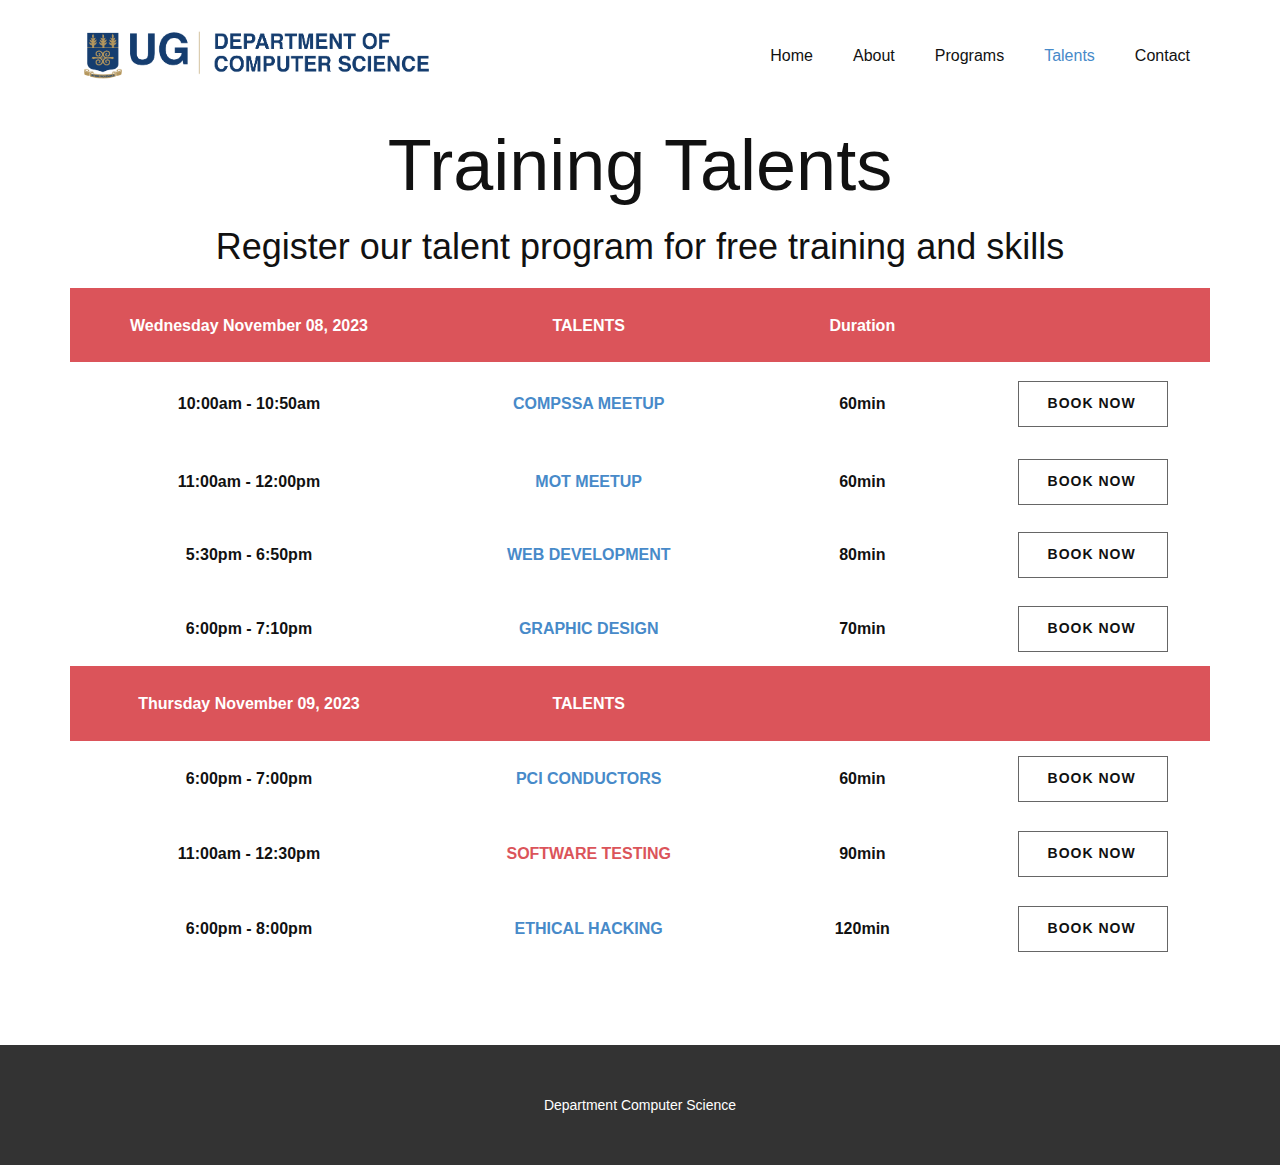
<file: Talents.html>
<!DOCTYPE html>
<html style="font-size: 16px;" lang="en"><head>
    <meta name="viewport" content="width=device-width, initial-scale=1.0">
    <meta charset="utf-8">
    <meta name="keywords" content="Training Talents">
    <meta name="description" content="">
    <title>Talents</title>
    <link rel="stylesheet" href="nicepage.css" media="screen">
<link rel="stylesheet" href="Talents.css" media="screen">
    <script class="u-script" type="text/javascript" src="jquery.js" defer=""></script>
    <script class="u-script" type="text/javascript" src="nicepage.js" defer=""></script>
  </head>
  <body data-path-to-root="./" data-include-products="false" class="u-body u-xl-mode" data-lang="en"><header class="u-clearfix u-header u-header" id="sec-332b"><div class="u-clearfix u-sheet u-sheet-1">
        <a href="https://nicepage.com" class="u-image u-logo u-image-1" data-image-width="1109" data-image-height="185">
          <img src="images/comScience_logo.png" class="u-logo-image u-logo-image-1">
        </a>
        <nav class="u-menu u-menu-dropdown u-offcanvas u-menu-1">
          <div class="menu-collapse" style="font-size: 1rem; letter-spacing: 0px;">
            <a class="u-button-style u-custom-left-right-menu-spacing u-custom-padding-bottom u-custom-top-bottom-menu-spacing u-nav-link u-text-active-palette-1-base u-text-hover-palette-2-base" href="#">
              <svg class="u-svg-link" viewBox="0 0 24 24"><use xmlns:xlink="http://www.w3.org/1999/xlink" xlink:href="#menu-hamburger"></use></svg>
              <svg class="u-svg-content" version="1.1" id="menu-hamburger" viewBox="0 0 16 16" x="0px" y="0px" xmlns:xlink="http://www.w3.org/1999/xlink" xmlns="http://www.w3.org/2000/svg"><g><rect y="1" width="16" height="2"></rect><rect y="7" width="16" height="2"></rect><rect y="13" width="16" height="2"></rect>
</g></svg>
            </a>
          </div>
          <div class="u-custom-menu u-nav-container">
            <ul class="u-nav u-unstyled u-nav-1"><li class="u-nav-item"><a class="u-button-style u-nav-link u-text-active-palette-1-base u-text-hover-palette-2-base" href="Home.html" style="padding: 10px 20px;">Home</a>
</li><li class="u-nav-item"><a class="u-button-style u-nav-link u-text-active-palette-1-base u-text-hover-palette-2-base" href="About.html" style="padding: 10px 20px;">About</a><div class="u-nav-popup"><ul class="u-h-spacing-20 u-nav u-unstyled u-v-spacing-10"><li class="u-nav-item"><a class="u-button-style u-nav-link u-white" href="Alumni.html">Alumni</a>
</li><li class="u-nav-item"><a class="u-button-style u-nav-link u-white" href="HoD.html">HoD</a>
</li><li class="u-nav-item"><a class="u-button-style u-nav-link u-white" href="Student-Gallery.html">Student Gallery</a>
</li></ul>
</div>
</li><li class="u-nav-item"><a class="u-button-style u-nav-link u-text-active-palette-1-base u-text-hover-palette-2-base" href="Programs.html" style="padding: 10px 20px;">Programs</a><div class="u-nav-popup"><ul class="u-h-spacing-20 u-nav u-unstyled u-v-spacing-10"><li class="u-nav-item"><a class="u-button-style u-nav-link u-white" href="Research.html">Research</a>
</li><li class="u-nav-item"><a class="u-button-style u-nav-link u-white" href="Short-Courses.html">Short Courses</a>
</li></ul>
</div>
</li><li class="u-nav-item"><a class="u-button-style u-nav-link u-text-active-palette-1-base u-text-hover-palette-2-base" href="Talents.html" style="padding: 10px 20px;">Talents</a>
</li><li class="u-nav-item"><a class="u-button-style u-nav-link u-text-active-palette-1-base u-text-hover-palette-2-base" href="Contact.html" style="padding: 10px 20px;">Contact</a>
</li></ul>
          </div>
          <div class="u-custom-menu u-nav-container-collapse">
            <div class="u-black u-container-style u-inner-container-layout u-opacity u-opacity-95 u-sidenav">
              <div class="u-inner-container-layout u-sidenav-overflow">
                <div class="u-menu-close"></div>
                <ul class="u-align-center u-nav u-popupmenu-items u-unstyled u-nav-4"><li class="u-nav-item"><a class="u-button-style u-nav-link" href="Home.html">Home</a>
</li><li class="u-nav-item"><a class="u-button-style u-nav-link" href="About.html">About</a><div class="u-nav-popup"><ul class="u-h-spacing-20 u-nav u-unstyled u-v-spacing-10"><li class="u-nav-item"><a class="u-button-style u-nav-link" href="Alumni.html">Alumni</a>
</li><li class="u-nav-item"><a class="u-button-style u-nav-link" href="HoD.html">HoD</a>
</li><li class="u-nav-item"><a class="u-button-style u-nav-link" href="Student-Gallery.html">Student Gallery</a>
</li></ul>
</div>
</li><li class="u-nav-item"><a class="u-button-style u-nav-link" href="Programs.html">Programs</a><div class="u-nav-popup"><ul class="u-h-spacing-20 u-nav u-unstyled u-v-spacing-10"><li class="u-nav-item"><a class="u-button-style u-nav-link" href="Research.html">Research</a>
</li><li class="u-nav-item"><a class="u-button-style u-nav-link" href="Short-Courses.html">Short Courses</a>
</li></ul>
</div>
</li><li class="u-nav-item"><a class="u-button-style u-nav-link" href="Talents.html">Talents</a>
</li><li class="u-nav-item"><a class="u-button-style u-nav-link" href="Contact.html">Contact</a>
</li></ul>
              </div>
            </div>
            <div class="u-black u-menu-overlay u-opacity u-opacity-70"></div>
          </div>
        </nav>
      </div></header>
    <section class="u-align-left u-clearfix u-container-align-center u-section-1" id="carousel_ee1d">
      <div class="u-clearfix u-sheet u-sheet-1">
        <h1 class="u-text u-text-default u-text-1">Training Talents</h1>
        <h3 class="u-text u-text-default u-text-2">Register our talent program for free training and skills</h3>
        <div class="u-expanded-width u-table u-table-responsive u-table-1">
          <table class="u-table-entity">
            <colgroup>
              <col width="31.4%">
              <col width="28.2%">
              <col width="19.8%">
              <col width="20.6%">
            </colgroup>
            <tbody class="u-align-center u-table-body">
              <tr style="height: 74px;">
                <td class="u-align-center u-first-column u-palette-2-base u-table-cell u-table-cell-1"> Wednesday November 08, 2023</td>
                <td class="u-align-center u-palette-2-base u-table-cell u-table-cell-2">TALENTS</td>
                <td class="u-align-center u-palette-2-base u-table-cell u-table-cell-3"> Duration </td>
                <td class="u-align-center u-palette-2-base u-table-cell u-table-cell-4"></td>
              </tr>
              <tr style="height: 83px;">
                <td class="u-align-center u-first-column u-table-cell u-table-cell-5"> 10:00am&nbsp;-&nbsp;10:50am</td>
                <td class="u-table-cell">
                  <a class="u-active-none u-border-none u-btn u-button-link u-button-style u-hover-none u-none u-text-palette-1-base u-btn-1" href="https://nicepage.com/web-design">COMPSSA MEETUP<br>
                  </a>
                </td>
                <td class="u-table-cell u-table-cell-7">60min</td>
                <td class="u-table-cell">
                  <a class="u-active-grey-60 u-border-1 u-border-active-grey-60 u-border-grey-60 u-border-hover-grey-60 u-btn u-button-style u-hover-grey-60 u-white u-btn-2" href="https://nicepage.com/c/text-on-image-html-templates" target="_blank">Book Now</a>
                </td>
              </tr>
              <tr style="height: 73px;">
                <td class="u-align-center u-table-cell u-table-cell-9"> 11:00am - 12:00pm</td>
                <td class="u-table-cell">
                  <a class="u-active-none u-border-none u-btn u-button-link u-button-style u-hover-none u-none u-text-palette-1-base u-btn-3" href="https://nicepage.com/c/education-html-templates">MOT MEETUP</a>
                </td>
                <td class="u-table-cell u-table-cell-11"> 60min</td>
                <td class="u-table-cell">
                  <a class="u-active-grey-60 u-border-1 u-border-active-grey-60 u-border-grey-60 u-border-hover-grey-60 u-btn u-button-style u-hover-grey-60 u-white u-btn-4" href="https://nicepage.com/static-site-generator" target="_blank" data-animation-name="" data-animation-duration="0" data-animation-delay="0" data-animation-direction="">Book Now</a>
                </td>
              </tr>
              <tr style="height: 73px;">
                <td class="u-align-center u-table-cell u-table-cell-13"> 5:30pm -&nbsp;6:50pm</td>
                <td class="u-table-cell u-table-cell-14">
                  <a class="u-active-none u-border-none u-btn u-button-link u-button-style u-hover-none u-none u-text-palette-1-base u-btn-5" href="https://nicepage.com/k/shopping-cart-html-templates">WEB DEVELOPMENT</a>
                </td>
                <td class="u-table-cell u-table-cell-15"> 80min</td>
                <td class="u-table-cell">
                  <a class="u-active-grey-60 u-border-1 u-border-active-grey-60 u-border-grey-60 u-border-hover-grey-60 u-btn u-button-style u-hover-grey-60 u-white u-btn-6" href="https://nicepage.com/k/infographic-html-templates" target="_blank" data-animation-name="" data-animation-duration="0" data-animation-delay="0" data-animation-direction="">Book Now</a>
                </td>
              </tr>
              <tr style="height: 75px;">
                <td class="u-align-center u-table-cell u-table-cell-17"> 6:00pm -&nbsp;7:10pm</td>
                <td class="u-table-cell u-table-cell-18">
                  <a class="u-active-none u-border-none u-btn u-button-link u-button-style u-hover-none u-none u-text-palette-1-base u-btn-7" href="https://nicepage.one" target="_blank">GRAPHIC DESIGN</a>
                </td>
                <td class="u-table-cell u-table-cell-19"> 70min</td>
                <td class="u-table-cell">
                  <a class="u-active-grey-60 u-border-1 u-border-active-grey-60 u-border-grey-60 u-border-hover-grey-60 u-btn u-button-style u-hover-grey-60 u-white u-btn-8" href="https://nicepage.com/c/contacts-website-templates" target="_blank" data-animation-name="" data-animation-duration="0" data-animation-delay="0" data-animation-direction="">Book Now</a>
                </td>
              </tr>
              <tr style="height: 75px;">
                <td class="u-align-center u-palette-2-base u-table-cell u-table-cell-21">Thursday November 09, 2023</td>
                <td class="u-palette-2-base u-table-cell u-table-cell-22">TALENTS</td>
                <td class="u-palette-2-base u-table-cell u-table-cell-23"></td>
                <td class="u-palette-2-base u-table-cell u-table-cell-24"></td>
              </tr>
              <tr style="height: 75px;">
                <td class="u-align-center u-table-cell u-table-cell-25"> 6:00pm -&nbsp;7:00pm</td>
                <td class="u-table-cell u-table-cell-26">
                  <a class="js-schedule-list-class-info rs-schedule-tip-item u-active-none u-border-none u-btn u-button-style u-hover-none u-none u-text-palette-1-base u-btn-9" href="https://www.wellnessliving.com/pilates/tampa/flowpilatesyogacenter/training/?dt_date=2023-11-09+13%3A00%3A00&amp;k_class=443743&amp;k_class_period=11413850&amp;id_mode=12">PCI CONDUCTORS</a>
                </td>
                <td class="u-table-cell u-table-cell-27">60min</td>
                <td class="u-table-cell">
                  <a href="https://nicepage.com/c/gallery-html-templates" class="u-active-grey-60 u-border-1 u-border-active-grey-60 u-border-grey-60 u-border-hover-grey-60 u-btn u-button-style u-hover-grey-60 u-white u-btn-10" data-animation-name="" data-animation-duration="0" data-animation-delay="0" data-animation-direction="">Book Now</a>
                </td>
              </tr>
              <tr style="height: 75px;">
                <td class="u-align-center u-table-cell u-table-cell-29"> 11:00am - 12:30pm</td>
                <td class="u-table-cell u-text-palette-2-base u-table-cell-30">SOFTWARE TESTING</td>
                <td class="u-table-cell u-table-cell-31">90min</td>
                <td class="u-table-cell">
                  <a href="https://nicepage.com/website-design" class="u-active-grey-60 u-border-1 u-border-active-grey-60 u-border-grey-60 u-border-hover-grey-60 u-btn u-button-style u-hover-grey-60 u-white u-btn-11" data-animation-name="" data-animation-duration="0" data-animation-delay="0" data-animation-direction="">Book Now</a>
                </td>
              </tr>
              <tr style="height: 75px;">
                <td class="u-align-center u-table-cell u-table-cell-33"> 6:00pm -&nbsp;8:00pm</td>
                <td class="u-table-cell u-table-cell-34">
                  <a class="js-schedule-list-class-info rs-schedule-tip-item u-active-none u-border-none u-btn u-button-style u-hover-none u-none u-text-palette-1-base u-btn-12" href="https://www.wellnessliving.com/pilates/tampa/flowpilatesyogacenter/training/?dt_date=2023-11-10+00%3A00%3A00&amp;k_class=443756&amp;k_class_period=11249834&amp;id_mode=12">ETHICAL HACKING</a>
                </td>
                <td class="u-table-cell u-table-cell-35">120min</td>
                <td class="u-table-cell">
                  <a href="https://nicepage.cc" class="u-active-grey-60 u-border-1 u-border-active-grey-60 u-border-grey-60 u-border-hover-grey-60 u-btn u-button-style u-hover-grey-60 u-white u-btn-13" data-animation-name="" data-animation-duration="0" data-animation-delay="0" data-animation-direction="">Book Now</a>
                </td>
              </tr>
            </tbody>
          </table>
        </div>
      </div>
    </section>
    
    
    
    <footer class="u-align-center u-clearfix u-footer u-grey-80 u-footer" id="sec-0cab"><div class="u-clearfix u-sheet u-sheet-1">
        <p class="u-small-text u-text u-text-variant u-text-1">Department Computer Science</p>
      </div></footer>
   
  
</body></html>
</file>
